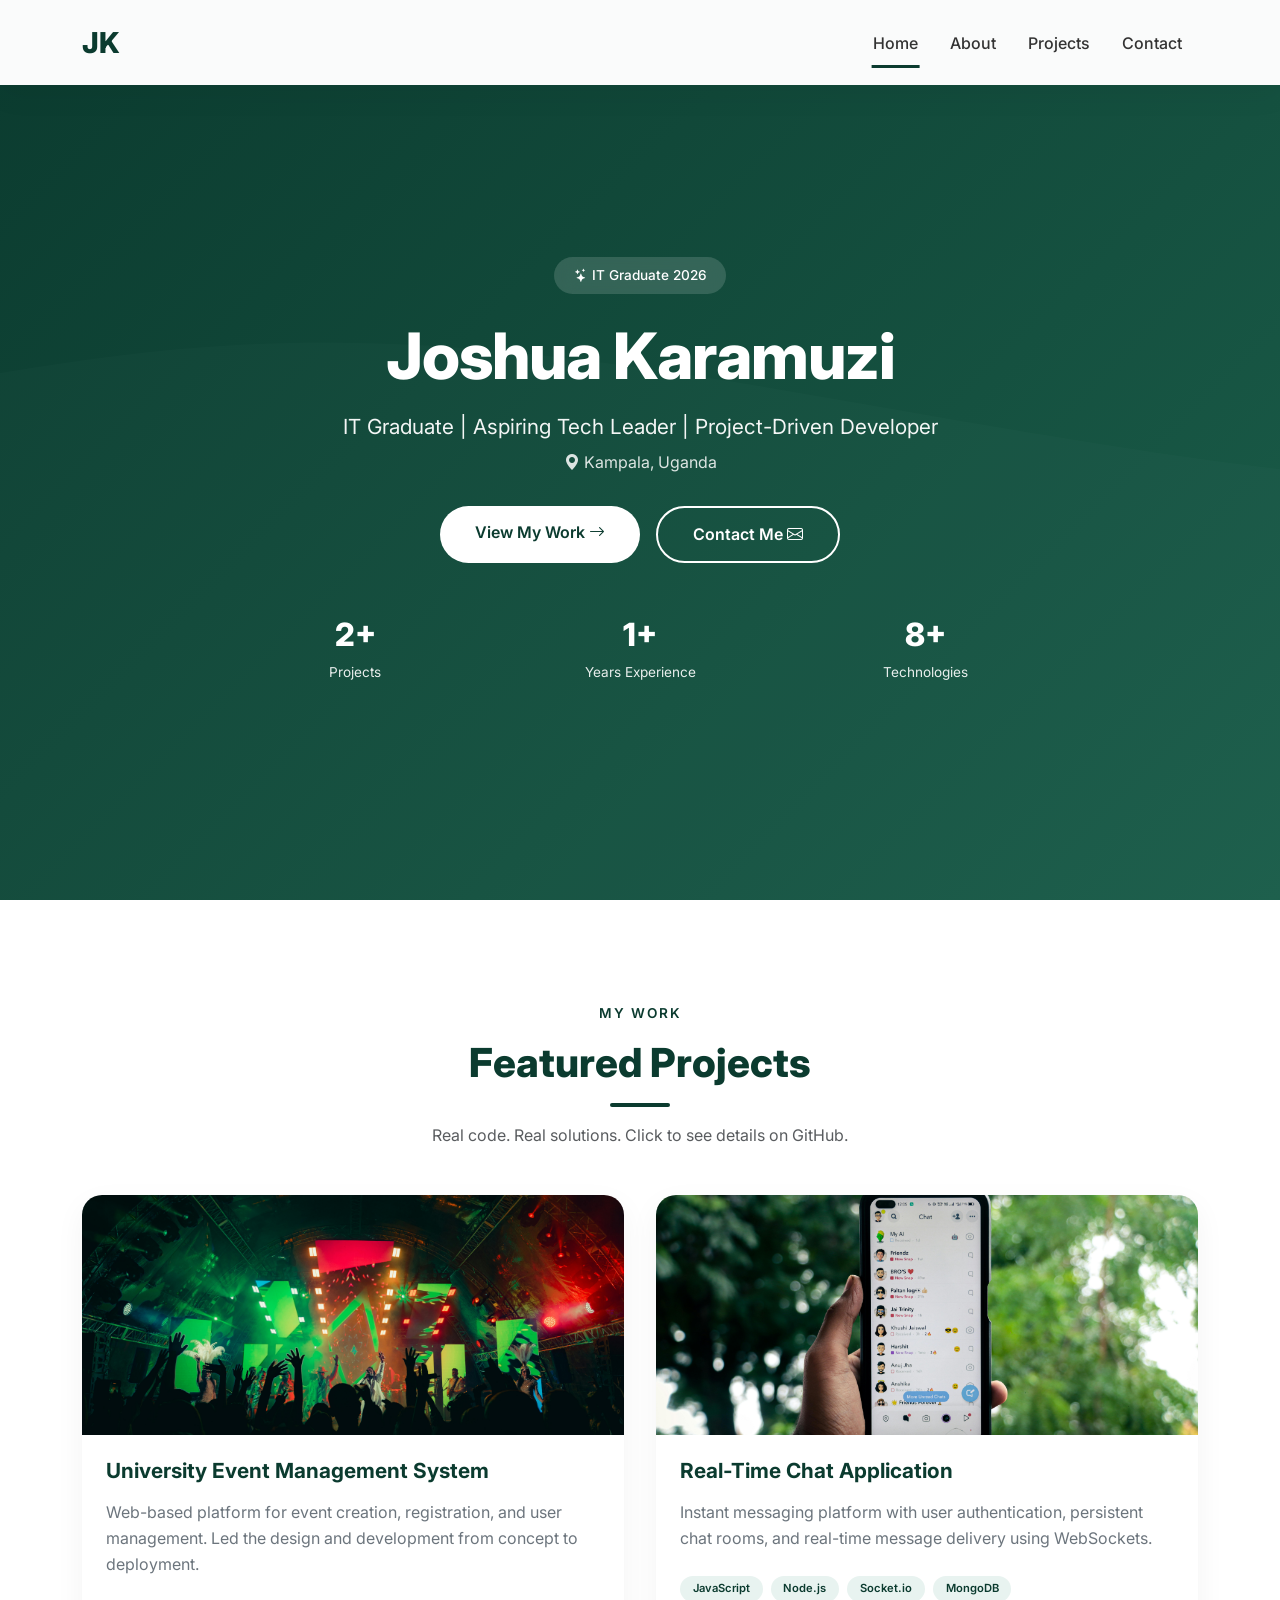
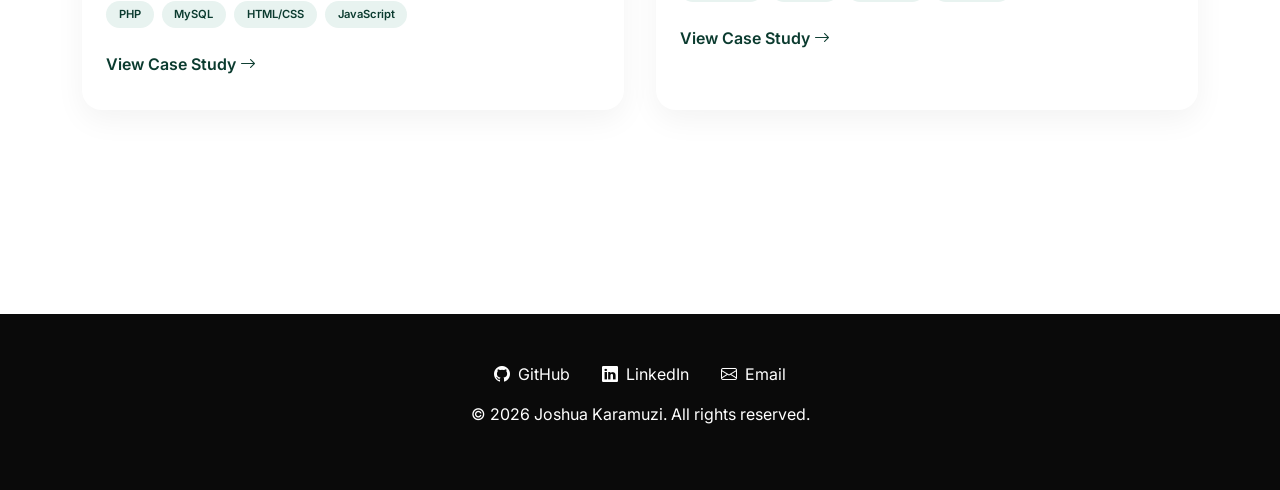
<file: index.html>
<!DOCTYPE html>
<html lang="en">
<head>
    <meta charset="UTF-8">
    <meta name="viewport" content="width=device-width, initial-scale=1.0">
    <title>Joshua Karamuzi | IT Graduate & Tech Leader</title>
    
    <!-- Bootstrap 5 CSS + Icons + Animation Libraries -->
    <link href="https://cdn.jsdelivr.net/npm/bootstrap@5.3.0/dist/css/bootstrap.min.css" rel="stylesheet">
    <link rel="stylesheet" href="https://cdn.jsdelivr.net/npm/bootstrap-icons@1.11.3/font/bootstrap-icons.min.css">
    <link href="https://unpkg.com/aos@2.3.1/dist/aos.css" rel="stylesheet">
    
    <!-- Google Fonts - Modern Typography -->
    <link href="https://fonts.googleapis.com/css2?family=Inter:opsz,wght@14..32,300;14..32,400;14..32,500;14..32,600;14..32,700;14..32,800&display=swap" rel="stylesheet">
    
    <!-- Keep original CSS files for structure compatibility -->
    <link rel="stylesheet" href="css/style.css">
    <link rel="stylesheet" href="css/responsive.css">
    <link rel="icon" href="assets/images/favicon.ico">
    
    <style>
        /* Override and enhance existing styles - Dark Green & White Theme */
        * {
            margin: 0;
            padding: 0;
            box-sizing: border-box;
        }

        body {
            font-family: 'Inter', sans-serif;
            background-color: #ffffff;
            color: #1a1a1a;
            overflow-x: hidden;
        }

        /* Dark Green Color Scheme */
        :root {
            --dark-green: #0B3B2F;
            --light-green: #1B5E4A;
            --accent-green: #2E7D64;
            --mint: #E8F3F0;
            --white: #ffffff;
            --gray-light: #f8f9fa;
            --gray: #6c757d;
            --shadow-sm: 0 10px 30px rgba(0,0,0,0.05);
            --shadow-md: 0 20px 40px rgba(0,0,0,0.08);
            --shadow-lg: 0 30px 60px rgba(0,0,0,0.12);
        }

        /* Custom Scrollbar */
        ::-webkit-scrollbar {
            width: 10px;
        }
        ::-webkit-scrollbar-track {
            background: var(--mint);
        }
        ::-webkit-scrollbar-thumb {
            background: var(--dark-green);
            border-radius: 10px;
        }

        /* Enhanced Navigation */
        .navbar {
            background: rgba(255, 255, 255, 0.98);
            backdrop-filter: blur(10px);
            box-shadow: var(--shadow-sm);
            padding: 1rem 0;
            transition: all 0.3s ease;
        }
        .navbar.scrolled {
            padding: 0.7rem 0;
            box-shadow: var(--shadow-md);
        }
        .navbar-brand {
            font-size: 1.8rem;
            font-weight: 800;
            color: var(--dark-green) !important;
            letter-spacing: -0.5px;
            transition: transform 0.3s ease;
        }
        .navbar-brand:hover {
            transform: scale(1.05);
        }
        .nav-link {
            font-weight: 500;
            color: #333 !important;
            margin: 0 0.5rem;
            transition: all 0.3s ease;
            position: relative;
        }
        .nav-link::after {
            content: '';
            position: absolute;
            bottom: -5px;
            left: 50%;
            transform: translateX(-50%);
            width: 0;
            height: 3px;
            background: var(--dark-green);
            transition: width 0.3s ease;
        }
        .nav-link:hover::after,
        .nav-link.active::after {
            width: 80%;
        }
        .nav-link:hover {
            color: var(--dark-green) !important;
            transform: translateY(-2px);
        }

        /* Premium Hero Section */
        .hero {
            min-height: 100vh;
            background: linear-gradient(135deg, var(--dark-green) 0%, var(--light-green) 100%);
            position: relative;
            overflow: hidden;
            display: flex;
            align-items: center;
            padding: 120px 0 80px;
            margin-top: 0;
        }
        .hero::before {
            content: '';
            position: absolute;
            top: 0;
            left: 0;
            right: 0;
            bottom: 0;
            background: url('data:image/svg+xml,<svg xmlns="http://www.w3.org/2000/svg" viewBox="0 0 1440 320"><path fill="rgba(255,255,255,0.05)" d="M0,96L48,112C96,128,192,160,288,160C384,160,480,128,576,122.7C672,117,768,139,864,154.7C960,171,1056,181,1152,165.3C1248,149,1344,107,1392,85.3L1440,64L1440,320L1392,320C1344,320,1248,320,1152,320C1056,320,960,320,864,320C768,320,672,320,576,320C480,320,384,320,288,320C192,320,96,320,48,320L0,320Z"></path></svg>') no-repeat bottom;
            background-size: cover;
            opacity: 0.3;
        }
        .hero-content {
            position: relative;
            z-index: 2;
        }
        .hero-badge {
            display: inline-block;
            background: rgba(255,255,255,0.15);
            backdrop-filter: blur(10px);
            padding: 0.5rem 1.2rem;
            border-radius: 50px;
            font-size: 0.85rem;
            font-weight: 500;
            color: white;
            margin-bottom: 1.5rem;
            animation: fadeInUp 0.8s ease;
        }
        .hero h1 {
            font-size: 4rem;
            font-weight: 800;
            color: white;
            margin-bottom: 1rem;
            animation: fadeInUp 0.8s ease 0.1s both;
            letter-spacing: -1px;
        }
        .hero .tagline {
            font-size: 1.3rem;
            color: rgba(255,255,255,0.95);
            margin-bottom: 0.5rem;
            animation: fadeInUp 0.8s ease 0.2s both;
        }
        .hero .location {
            font-size: 1rem;
            color: rgba(255,255,255,0.85);
            margin-bottom: 2rem;
            animation: fadeInUp 0.8s ease 0.3s both;
        }
        .btn-custom-primary {
            background: white;
            color: var(--dark-green);
            border: none;
            padding: 0.9rem 2.2rem;
            font-weight: 600;
            border-radius: 50px;
            transition: all 0.3s ease;
            animation: fadeInUp 0.8s ease 0.4s both;
        }
        .btn-custom-primary:hover {
            transform: translateY(-3px);
            box-shadow: 0 15px 30px rgba(0,0,0,0.2);
            background: white;
            color: var(--light-green);
        }
        .btn-custom-outline {
            border: 2px solid white;
            color: white;
            background: transparent;
            padding: 0.9rem 2.2rem;
            font-weight: 600;
            border-radius: 50px;
            transition: all 0.3s ease;
            animation: fadeInUp 0.8s ease 0.4s both;
        }
        .btn-custom-outline:hover {
            background: white;
            color: var(--dark-green);
            transform: translateY(-3px);
        }
        .hero-stats {
            margin-top: 3rem;
            animation: fadeInUp 0.8s ease 0.5s both;
        }
        .stat-item {
            color: white;
            text-align: center;
        }
        .stat-number {
            font-size: 2rem;
            font-weight: 800;
            display: block;
        }
        .stat-label {
            font-size: 0.85rem;
            opacity: 0.9;
        }

        /* Section Styles */
        .projects {
            padding: 100px 0;
            background: white;
        }
        .section-header {
            text-align: center;
            margin-bottom: 3rem;
        }
        .section-subtitle {
            color: var(--dark-green);
            font-weight: 600;
            text-transform: uppercase;
            letter-spacing: 2px;
            font-size: 0.85rem;
            margin-bottom: 1rem;
            display: inline-block;
        }
        .projects h2 {
            font-size: 2.5rem;
            font-weight: 800;
            color: var(--dark-green);
            margin-bottom: 1rem;
        }
        .section-divider {
            width: 60px;
            height: 4px;
            background: var(--dark-green);
            margin: 1rem auto 0;
            border-radius: 2px;
        }

        /* Modern Project Cards */
        .project-grid {
            display: grid;
            grid-template-columns: repeat(auto-fit, minmax(350px, 1fr));
            gap: 2rem;
            margin-top: 2rem;
        }
        .project-card {
            background: white;
            border-radius: 20px;
            overflow: hidden;
            box-shadow: var(--shadow-sm);
            transition: all 0.4s ease;
            height: 100%;
        }
        .project-card:hover {
            transform: translateY(-10px);
            box-shadow: var(--shadow-lg);
        }
        .project-card img {
            width: 100%;
            height: 240px;
            object-fit: cover;
            transition: transform 0.5s ease;
        }
        .project-card:hover img {
            transform: scale(1.05);
        }
        .project-card h3 {
            padding: 1.5rem 1.5rem 0.5rem;
            font-size: 1.3rem;
            font-weight: 700;
            color: var(--dark-green);
        }
        .project-card p {
            padding: 0 1.5rem;
            color: var(--gray);
            line-height: 1.6;
        }
        .tech-stack {
            padding: 0.5rem 1.5rem;
            display: flex;
            flex-wrap: wrap;
            gap: 0.5rem;
        }
        .tech-stack span {
            background: var(--mint);
            padding: 0.3rem 0.8rem;
            border-radius: 20px;
            font-size: 0.7rem;
            font-weight: 600;
            color: var(--dark-green);
        }
        .btn-project {
            display: inline-block;
            margin: 0.5rem 1.5rem 1.5rem;
            padding: 0.5rem 0;
            color: var(--dark-green);
            text-decoration: none;
            font-weight: 600;
            transition: all 0.3s ease;
            border-bottom: 2px solid transparent;
        }
        .btn-project:hover {
            border-bottom-color: var(--dark-green);
            transform: translateX(5px);
        }

        /* Footer */
        footer {
            background: #0a0a0a;
            color: white;
            text-align: center;
            padding: 3rem 0;
        }
        .social-links {
            display: flex;
            justify-content: center;
            gap: 2rem;
            margin-bottom: 1rem;
        }
        .social-links a {
            color: white;
            text-decoration: none;
            transition: all 0.3s ease;
            display: inline-flex;
            align-items: center;
            gap: 0.5rem;
        }
        .social-links a:hover {
            color: var(--accent-green);
            transform: translateY(-3px);
        }

        /* Animations */
        @keyframes fadeInUp {
            from {
                opacity: 0;
                transform: translateY(30px);
            }
            to {
                opacity: 1;
                transform: translateY(0);
            }
        }

        /* Responsive */
        @media (max-width: 768px) {
            .hero h1 {
                font-size: 2.5rem;
            }
            .hero .tagline {
                font-size: 1rem;
            }
            .projects h2 {
                font-size: 2rem;
            }
            .project-grid {
                grid-template-columns: 1fr;
            }
            .stat-number {
                font-size: 1.5rem;
            }
            .btn-custom-primary, .btn-custom-outline {
                padding: 0.7rem 1.5rem;
                font-size: 0.9rem;
            }
        }
    </style>
</head>
<body>

    <!-- Modern Bootstrap Navigation -->
    <nav class="navbar navbar-expand-lg fixed-top" id="navbar">
        <div class="container">
            <a class="navbar-brand" href="index.html">JK</a>
            <button class="navbar-toggler" type="button" data-bs-toggle="collapse" data-bs-target="#navbarNav" aria-controls="navbarNav" aria-expanded="false" aria-label="Toggle navigation">
                <span class="navbar-toggler-icon"></span>
            </button>
            <div class="collapse navbar-collapse" id="navbarNav">
                <ul class="navbar-nav ms-auto">
                    <li class="nav-item"><a class="nav-link active" href="index.html">Home</a></li>
                    <li class="nav-item"><a class="nav-link" href="about.html">About</a></li>
                    <li class="nav-item"><a class="nav-link" href="#projects">Projects</a></li>
                    <li class="nav-item"><a class="nav-link" href="contact.html">Contact</a></li>
                </ul>
            </div>
        </div>
    </nav>

    <!-- Premium Hero Section -->
    <header class="hero">
        <div class="container">
            <div class="hero-content text-center">
                <div class="hero-badge">
                    <i class="bi bi-stars"></i> IT Graduate 2026
                </div>
                <h1>Joshua Karamuzi</h1>
                <div class="tagline">IT Graduate | Aspiring Tech Leader | Project-Driven Developer</div>
                <div class="location">
                    <i class="bi bi-geo-alt-fill"></i> Kampala, Uganda
                </div>
                <div class="d-flex gap-3 justify-content-center flex-wrap">
                    <a href="#projects" class="btn btn-custom-primary">View My Work <i class="bi bi-arrow-right"></i></a>
                    <a href="contact.html" class="btn btn-custom-outline">Contact Me <i class="bi bi-envelope"></i></a>
                </div>
                <div class="hero-stats">
                    <div class="row justify-content-center g-4">
                        <div class="col-4 col-md-3">
                            <div class="stat-item">
                                <span class="stat-number">2+</span>
                                <span class="stat-label">Projects</span>
                            </div>
                        </div>
                        <div class="col-4 col-md-3">
                            <div class="stat-item">
                                <span class="stat-number">1+</span>
                                <span class="stat-label">Years Experience</span>
                            </div>
                        </div>
                        <div class="col-4 col-md-3">
                            <div class="stat-item">
                                <span class="stat-number">8+</span>
                                <span class="stat-label">Technologies</span>
                            </div>
                        </div>
                    </div>
                </div>
            </div>
        </div>
    </header>

    <!-- Enhanced Projects Section -->
    <section id="projects" class="projects">
        <div class="container">
            <div class="section-header" data-aos="fade-up">
                <span class="section-subtitle">My Work</span>
                <h2>Featured Projects</h2>
                <div class="section-divider"></div>
                <p class="text-muted mt-3">Real code. Real solutions. Click to see details on GitHub.</p>
            </div>
            
            <div class="project-grid">
                <!-- Project 1 -->
                <div class="project-card" data-aos="fade-up" data-aos-delay="100">
                    <img src="assets/images/project1.jpg" alt="Event Management System">
                    <h3>University Event Management System</h3>
                    <p>Web-based platform for event creation, registration, and user management. Led the design and development from concept to deployment.</p>
                    <div class="tech-stack">
                        <span>PHP</span>
                        <span>MySQL</span>
                        <span>HTML/CSS</span>
                        <span>JavaScript</span>
                    </div>
                    <a href="projects/event-management.html" class="btn-project">View Case Study <i class="bi bi-arrow-right"></i></a>
                </div>

                <!-- Project 2 -->
                <div class="project-card" data-aos="fade-up" data-aos-delay="200">
                    <img src="assets/images/project2.jpg" alt="Chat App">
                    <h3>Real-Time Chat Application</h3>
                    <p>Instant messaging platform with user authentication, persistent chat rooms, and real-time message delivery using WebSockets.</p>
                    <div class="tech-stack">
                        <span>JavaScript</span>
                        <span>Node.js</span>
                        <span>Socket.io</span>
                        <span>MongoDB</span>
                    </div>
                    <a href="projects/chat-app.html" class="btn-project">View Case Study <i class="bi bi-arrow-right"></i></a>
                </div>
            </div>
            
            <div class="text-center mt-5" data-aos="fade-up">
                <a href="https://github.com/joshuaka12" target="_blank" class="btn btn-custom-outline" style="border-color: var(--dark-green); color: var(--dark-green);">
                    <i class="bi bi-github"></i> View All Projects on GitHub
                </a>
            </div>
        </div>
    </section>

    <!-- Enhanced Footer -->
    <footer>
        <div class="container">
            <div class="social-links">
                <a href="https://github.com/joshuaka12" target="_blank"><i class="bi bi-github"></i> GitHub</a>
                <a href="https://linkedin.com/in/joshuakaramuzi" target="_blank"><i class="bi bi-linkedin"></i> LinkedIn</a>
                <a href="mailto:karamuzijoshua@gmail.com"><i class="bi bi-envelope"></i> Email</a>
            </div>
            <p>&copy; 2026 Joshua Karamuzi. All rights reserved.</p>
        </div>
    </footer>

    <!-- Scripts -->
    <script src="https://cdn.jsdelivr.net/npm/bootstrap@5.3.0/dist/js/bootstrap.bundle.min.js"></script>
    <script src="https://unpkg.com/aos@2.3.1/dist/aos.js"></script>
    <script src="js/main.js"></script>
    <script>
        // Initialize AOS animations
        AOS.init({
            duration: 800,
            once: true,
            offset: 100
        });

        // Navbar scroll effect
        window.addEventListener('scroll', function() {
            const navbar = document.getElementById('navbar');
            if (window.scrollY > 50) {
                navbar.classList.add('scrolled');
            } else {
                navbar.classList.remove('scrolled');
            }
        });
    </script>
</body>
</html>
</file>
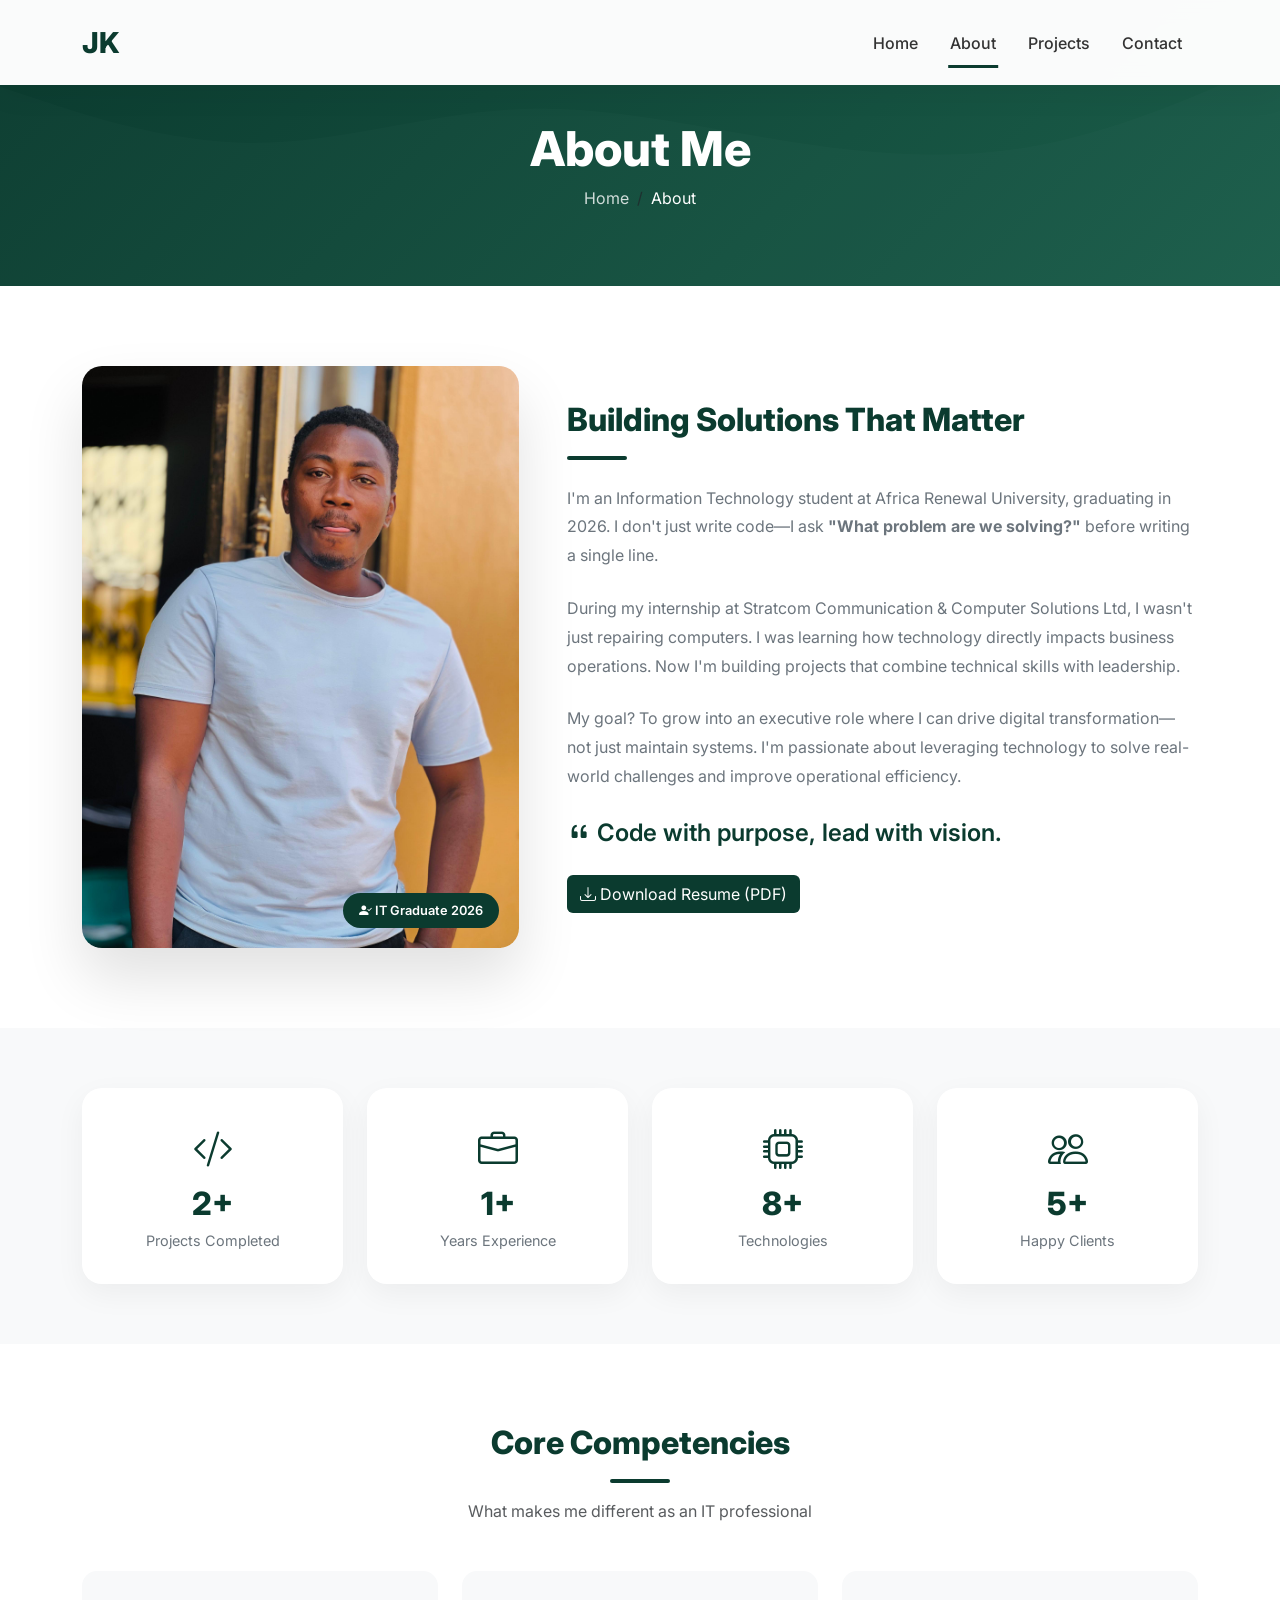
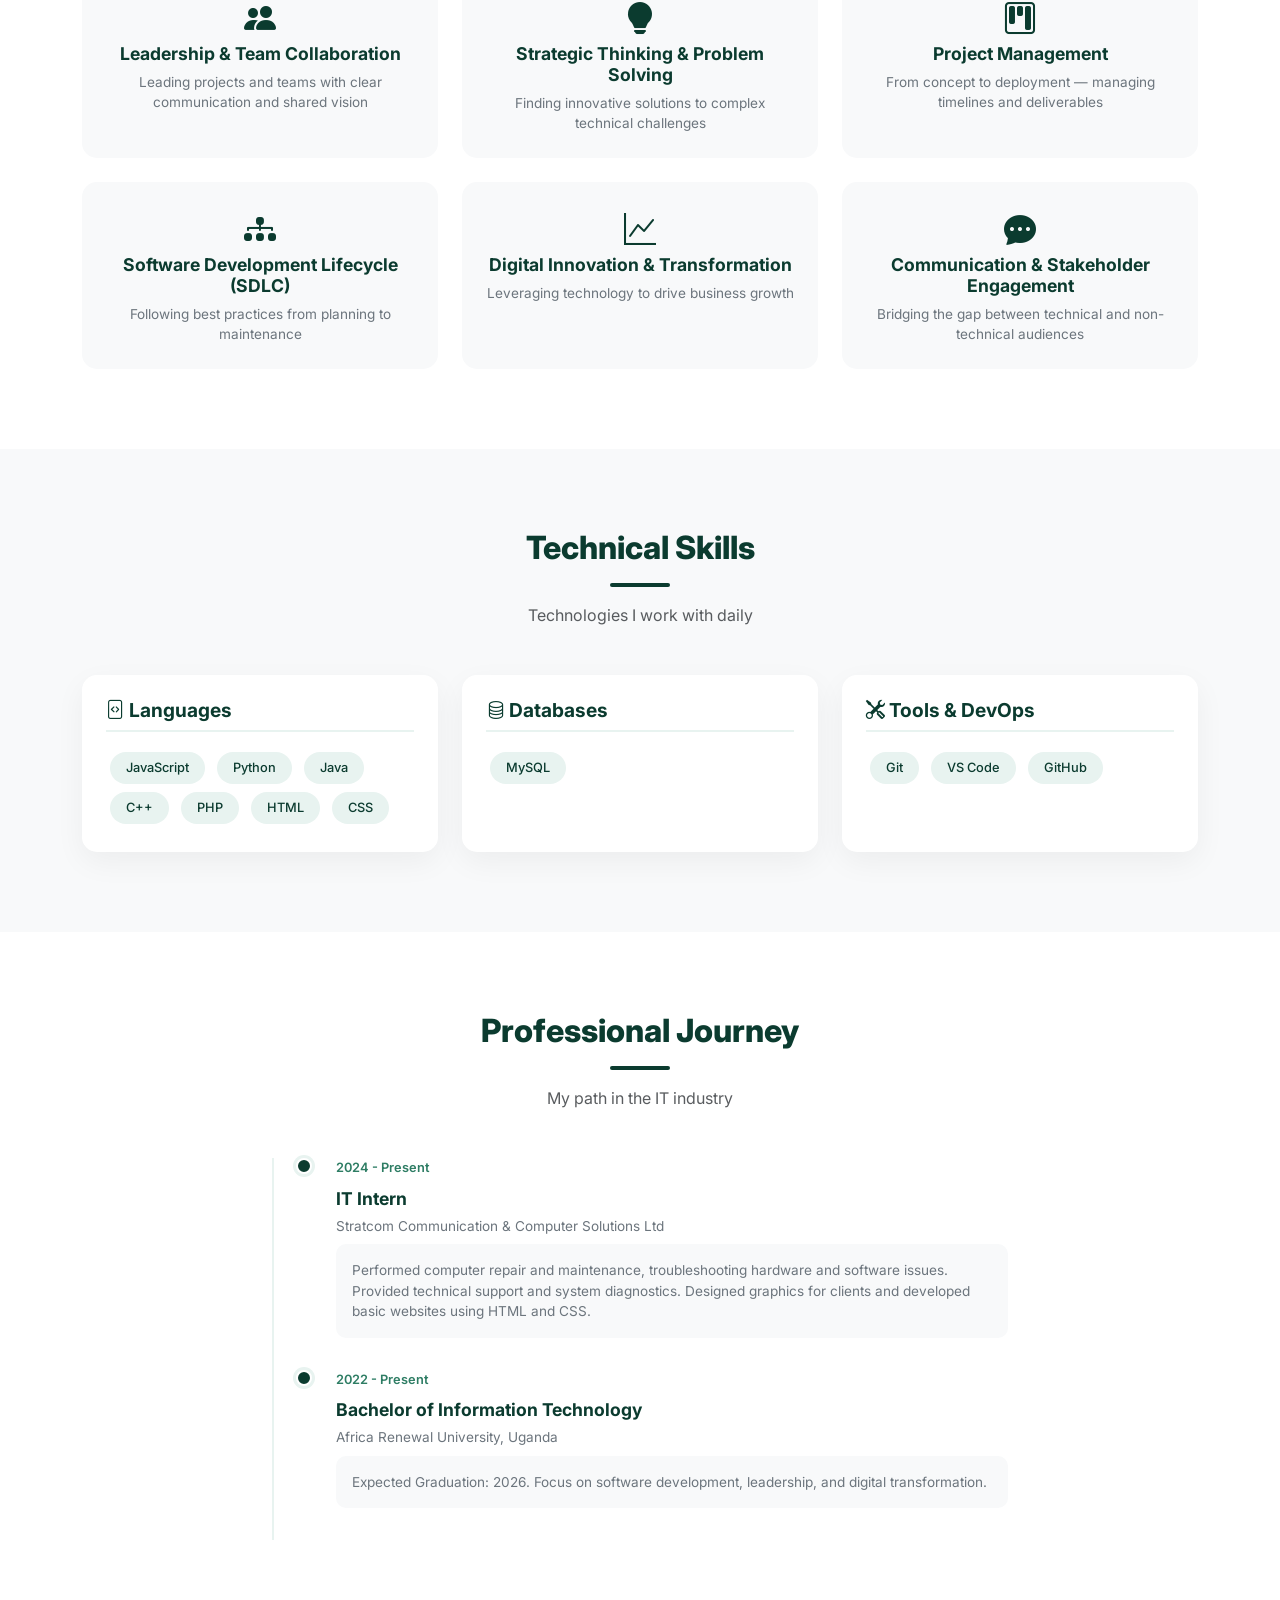
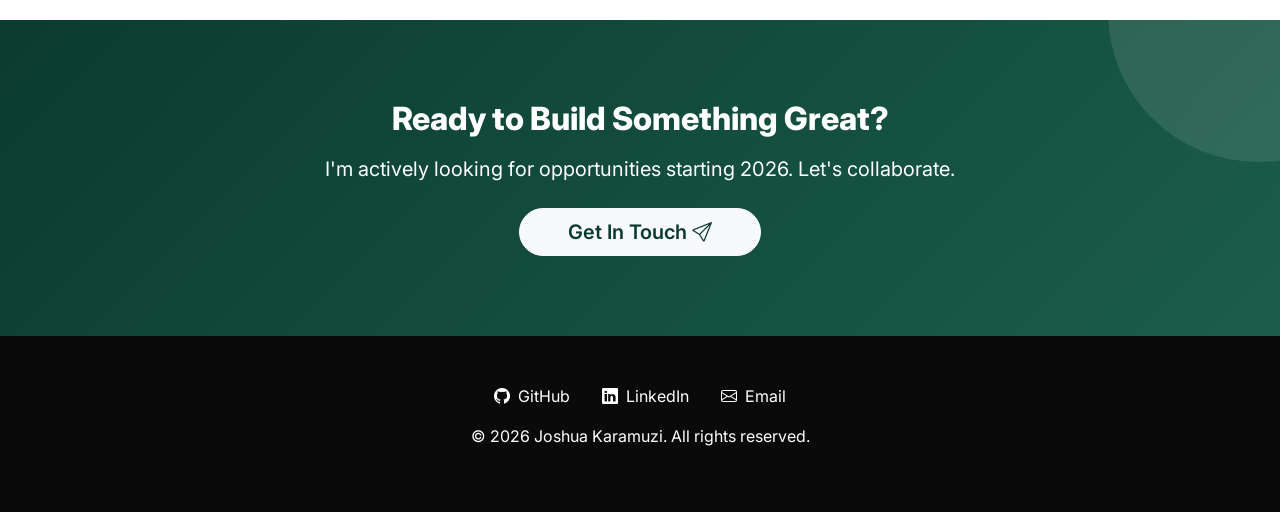
<file: about.html>
<!DOCTYPE html>
<html lang="en">
<head>
    <meta charset="UTF-8">
    <meta name="viewport" content="width=device-width, initial-scale=1.0">
    <title>About Me | Joshua Karamuzi - IT Graduate & Tech Leader</title>
    
    <!-- Bootstrap 5 CSS + Icons + Animation Libraries -->
    <link href="https://cdn.jsdelivr.net/npm/bootstrap@5.3.0/dist/css/bootstrap.min.css" rel="stylesheet">
    <link rel="stylesheet" href="https://cdn.jsdelivr.net/npm/bootstrap-icons@1.11.3/font/bootstrap-icons.min.css">
    <link href="https://unpkg.com/aos@2.3.1/dist/aos.css" rel="stylesheet">
    
    <!-- Google Fonts -->
    <link href="https://fonts.googleapis.com/css2?family=Inter:opsz,wght@14..32,300;14..32,400;14..32,500;14..32,600;14..32,700;14..32,800&display=swap" rel="stylesheet">
    
    <!-- Keep original CSS files for structure compatibility -->
    <link rel="stylesheet" href="css/style.css">
    <link rel="stylesheet" href="css/responsive.css">
    <link rel="icon" href="assets/images/favicon.ico">
    
    <style>
        /* Dark Green & White Theme - Consistent with Homepage */
        * {
            margin: 0;
            padding: 0;
            box-sizing: border-box;
        }

        body {
            font-family: 'Inter', sans-serif;
            background-color: #ffffff;
            color: #1a1a1a;
            overflow-x: hidden;
        }

        /* Dark Green Color Scheme */
        :root {
            --dark-green: #0B3B2F;
            --light-green: #1B5E4A;
            --accent-green: #2E7D64;
            --mint: #E8F3F0;
            --white: #ffffff;
            --gray-light: #f8f9fa;
            --gray: #6c757d;
            --shadow-sm: 0 10px 30px rgba(0,0,0,0.05);
            --shadow-md: 0 20px 40px rgba(0,0,0,0.08);
            --shadow-lg: 0 30px 60px rgba(0,0,0,0.12);
        }

        /* Custom Scrollbar */
        ::-webkit-scrollbar {
            width: 10px;
        }
        ::-webkit-scrollbar-track {
            background: var(--mint);
        }
        ::-webkit-scrollbar-thumb {
            background: var(--dark-green);
            border-radius: 10px;
        }

        /* Navigation - Same as Homepage */
        .navbar {
            background: rgba(255, 255, 255, 0.98);
            backdrop-filter: blur(10px);
            box-shadow: var(--shadow-sm);
            padding: 1rem 0;
            transition: all 0.3s ease;
        }
        .navbar.scrolled {
            padding: 0.7rem 0;
            box-shadow: var(--shadow-md);
        }
        .navbar-brand {
            font-size: 1.8rem;
            font-weight: 800;
            color: var(--dark-green) !important;
            letter-spacing: -0.5px;
            transition: transform 0.3s ease;
        }
        .navbar-brand:hover {
            transform: scale(1.05);
        }
        .nav-link {
            font-weight: 500;
            color: #333 !important;
            margin: 0 0.5rem;
            transition: all 0.3s ease;
            position: relative;
        }
        .nav-link::after {
            content: '';
            position: absolute;
            bottom: -5px;
            left: 50%;
            transform: translateX(-50%);
            width: 0;
            height: 3px;
            background: var(--dark-green);
            transition: width 0.3s ease;
        }
        .nav-link:hover::after,
        .nav-link.active::after {
            width: 80%;
        }
        .nav-link:hover {
            color: var(--dark-green) !important;
            transform: translateY(-2px);
        }

        /* Page Header */
        .page-header {
            background: linear-gradient(135deg, var(--dark-green) 0%, var(--light-green) 100%);
            padding: 120px 0 60px;
            position: relative;
            overflow: hidden;
        }
        .page-header::before {
            content: '';
            position: absolute;
            top: 0;
            left: 0;
            right: 0;
            bottom: 0;
            background: url('data:image/svg+xml,<svg xmlns="http://www.w3.org/2000/svg" viewBox="0 0 1440 320"><path fill="rgba(255,255,255,0.05)" d="M0,96L48,112C96,128,192,160,288,160C384,160,480,128,576,122.7C672,117,768,139,864,154.7C960,171,1056,181,1152,165.3C1248,149,1344,107,1392,85.3L1440,64L1440,320L1392,320C1344,320,1248,320,1152,320C1056,320,960,320,864,320C768,320,672,320,576,320C480,320,384,320,288,320C192,320,96,320,48,320L0,320Z"></path></svg>') no-repeat bottom;
            background-size: cover;
            opacity: 0.3;
        }
        .page-header h1 {
            font-size: 3rem;
            font-weight: 800;
            color: white;
            position: relative;
            z-index: 2;
        }
        .breadcrumb {
            background: transparent;
            padding: 0;
            position: relative;
            z-index: 2;
        }
        .breadcrumb-item a {
            color: rgba(255,255,255,0.8);
            text-decoration: none;
            transition: color 0.3s ease;
        }
        .breadcrumb-item a:hover {
            color: white;
        }
        .breadcrumb-item.active {
            color: white;
        }

        /* About Section */
        .about-section {
            padding: 80px 0;
            background: white;
        }
        .about-image-wrapper {
            position: relative;
            border-radius: 20px;
            overflow: hidden;
            box-shadow: var(--shadow-lg);
            transition: transform 0.5s ease;
        }
        .about-image-wrapper:hover {
            transform: scale(1.02);
        }
        .about-image-wrapper img {
            width: 100%;
            height: auto;
        }
        .about-badge {
            position: absolute;
            bottom: 20px;
            right: 20px;
            background: var(--dark-green);
            color: white;
            padding: 0.5rem 1rem;
            border-radius: 50px;
            font-size: 0.8rem;
            font-weight: 600;
        }
        .section-title {
            font-size: 2rem;
            font-weight: 800;
            color: var(--dark-green);
            margin-bottom: 1rem;
        }
        .section-divider {
            width: 60px;
            height: 4px;
            background: var(--dark-green);
            margin: 1rem 0 1.5rem;
            border-radius: 2px;
        }
        .about-text {
            color: var(--gray);
            line-height: 1.8;
            margin-bottom: 1.5rem;
        }
        .signature {
            font-family: 'Inter', cursive;
            font-size: 1.5rem;
            font-weight: 600;
            color: var(--dark-green);
            margin-top: 1rem;
        }

        /* Stats Section */
        .stats-section {
            padding: 60px 0;
            background: var(--gray-light);
        }
        .stat-box {
            text-align: center;
            padding: 2rem;
            background: white;
            border-radius: 20px;
            box-shadow: var(--shadow-sm);
            transition: all 0.3s ease;
        }
        .stat-box:hover {
            transform: translateY(-10px);
            box-shadow: var(--shadow-lg);
        }
        .stat-box i {
            font-size: 2.5rem;
            color: var(--dark-green);
            margin-bottom: 1rem;
        }
        .stat-box .number {
            font-size: 2rem;
            font-weight: 800;
            color: var(--dark-green);
            display: block;
        }
        .stat-box .label {
            color: var(--gray);
            font-size: 0.9rem;
        }

        /* Competencies Section */
        .competencies-section {
            padding: 80px 0;
            background: white;
        }
        .competency-card {
            background: var(--gray-light);
            padding: 1.5rem;
            border-radius: 15px;
            transition: all 0.3s ease;
            height: 100%;
        }
        .competency-card:hover {
            transform: translateY(-5px);
            box-shadow: var(--shadow-md);
            background: white;
        }
        .competency-card i {
            font-size: 2rem;
            color: var(--dark-green);
            margin-bottom: 1rem;
        }
        .competency-card h4 {
            font-size: 1.1rem;
            font-weight: 700;
            color: var(--dark-green);
            margin-bottom: 0.5rem;
        }
        .competency-card p {
            color: var(--gray);
            font-size: 0.85rem;
            margin: 0;
        }

        /* Skills Section */
        .skills-section {
            padding: 80px 0;
            background: var(--gray-light);
        }
        .skill-category {
            background: white;
            padding: 1.5rem;
            border-radius: 15px;
            box-shadow: var(--shadow-sm);
            height: 100%;
            transition: all 0.3s ease;
        }
        .skill-category:hover {
            transform: translateY(-5px);
            box-shadow: var(--shadow-md);
        }
        .skill-category h3 {
            font-size: 1.2rem;
            font-weight: 700;
            color: var(--dark-green);
            margin-bottom: 1rem;
            padding-bottom: 0.5rem;
            border-bottom: 2px solid var(--mint);
        }
        .skill-tag {
            display: inline-block;
            background: var(--mint);
            padding: 0.4rem 1rem;
            border-radius: 20px;
            font-size: 0.8rem;
            font-weight: 500;
            color: var(--dark-green);
            margin: 0.25rem;
            transition: all 0.3s ease;
        }
        .skill-tag:hover {
            transform: translateY(-3px);
            background: var(--dark-green);
            color: white;
        }

        /* Experience Timeline */
        .experience-section {
            padding: 80px 0;
            background: white;
        }
        .timeline {
            position: relative;
            padding-left: 2rem;
        }
        .timeline::before {
            content: '';
            position: absolute;
            left: 0;
            top: 0;
            bottom: 0;
            width: 2px;
            background: var(--mint);
        }
        .timeline-item {
            position: relative;
            padding-bottom: 2rem;
            padding-left: 2rem;
        }
        .timeline-item::before {
            content: '';
            position: absolute;
            left: -0.5rem;
            top: 0;
            width: 1rem;
            height: 1rem;
            border-radius: 50%;
            background: var(--dark-green);
            border: 2px solid white;
            box-shadow: 0 0 0 3px var(--mint);
        }
        .timeline-date {
            font-size: 0.8rem;
            color: var(--accent-green);
            font-weight: 600;
            margin-bottom: 0.5rem;
        }
        .timeline-title {
            font-size: 1.1rem;
            font-weight: 700;
            color: var(--dark-green);
            margin-bottom: 0.25rem;
        }
        .timeline-subtitle {
            color: var(--gray);
            font-size: 0.85rem;
            margin-bottom: 0.5rem;
        }
        .timeline-content {
            background: var(--gray-light);
            padding: 1rem;
            border-radius: 10px;
        }
        .timeline-content p {
            color: var(--gray);
            font-size: 0.85rem;
            margin: 0;
        }

        /* CTA Section */
        .cta-section {
            padding: 80px 0;
            background: linear-gradient(135deg, var(--dark-green) 0%, var(--light-green) 100%);
            color: white;
            text-align: center;
            position: relative;
            overflow: hidden;
        }
        .cta-section::before {
            content: '';
            position: absolute;
            top: -50%;
            right: -10%;
            width: 300px;
            height: 300px;
            background: rgba(255,255,255,0.1);
            border-radius: 50%;
        }
        .cta-content {
            position: relative;
            z-index: 2;
        }
        .cta-title {
            font-size: 2rem;
            font-weight: 800;
            margin-bottom: 1rem;
        }

        /* Footer */
        footer {
            background: #0a0a0a;
            color: white;
            text-align: center;
            padding: 3rem 0;
        }
        .social-links {
            display: flex;
            justify-content: center;
            gap: 2rem;
            margin-bottom: 1rem;
        }
        .social-links a {
            color: white;
            text-decoration: none;
            transition: all 0.3s ease;
            display: inline-flex;
            align-items: center;
            gap: 0.5rem;
        }
        .social-links a:hover {
            color: var(--accent-green);
            transform: translateY(-3px);
        }

        /* Responsive */
        @media (max-width: 768px) {
            .page-header h1 {
                font-size: 2rem;
            }
            .section-title {
                font-size: 1.5rem;
            }
            .stat-box {
                margin-bottom: 1rem;
            }
            .timeline {
                padding-left: 1rem;
            }
            .timeline-item {
                padding-left: 1rem;
            }
        }
    </style>
</head>
<body>

    <!-- Navigation -->
    <nav class="navbar navbar-expand-lg fixed-top" id="navbar">
        <div class="container">
            <a class="navbar-brand" href="index.html">JK</a>
            <button class="navbar-toggler" type="button" data-bs-toggle="collapse" data-bs-target="#navbarNav">
                <span class="navbar-toggler-icon"></span>
            </button>
            <div class="collapse navbar-collapse" id="navbarNav">
                <ul class="navbar-nav ms-auto">
                    <li class="nav-item"><a class="nav-link" href="index.html">Home</a></li>
                    <li class="nav-item"><a class="nav-link active" href="about.html">About</a></li>
                    <li class="nav-item"><a class="nav-link" href="index.html#projects">Projects</a></li>
                    <li class="nav-item"><a class="nav-link" href="contact.html">Contact</a></li>
                </ul>
            </div>
        </div>
    </nav>

    <!-- Page Header -->
    <section class="page-header">
        <div class="container">
            <div class="text-center" data-aos="fade-up">
                <h1>About Me</h1>
                <nav aria-label="breadcrumb">
                    <ol class="breadcrumb justify-content-center">
                        <li class="breadcrumb-item"><a href="index.html">Home</a></li>
                        <li class="breadcrumb-item active" aria-current="page">About</li>
                    </ol>
                </nav>
            </div>
        </div>
    </section>

    <!-- About Section -->
    <section class="about-section">
        <div class="container">
            <div class="row align-items-center g-5">
                <div class="col-lg-5" data-aos="fade-right">
                    <div class="about-image-wrapper">
                        <img src="assets/images/profile.jpg" alt="Joshua Karamuzi">
                        <div class="about-badge">
                            <i class="bi bi-person-check-fill"></i> IT Graduate 2026
                        </div>
                    </div>
                </div>
                <div class="col-lg-7" data-aos="fade-left">
                    <h2 class="section-title">Building Solutions That Matter</h2>
                    <div class="section-divider"></div>
                    <p class="about-text">I'm an Information Technology student at Africa Renewal University, graduating in 2026. I don't just write code—I ask <strong>"What problem are we solving?"</strong> before writing a single line.</p>
                    <p class="about-text">During my internship at Stratcom Communication & Computer Solutions Ltd, I wasn't just repairing computers. I was learning how technology directly impacts business operations. Now I'm building projects that combine technical skills with leadership.</p>
                    <p class="about-text">My goal? To grow into an executive role where I can drive digital transformation—not just maintain systems. I'm passionate about leveraging technology to solve real-world challenges and improve operational efficiency.</p>
                    <div class="signature">
                        <i class="bi bi-quote"></i> Code with purpose, lead with vision.
                    </div>
                    <div class="mt-4">
                        <a href="assets/resume/Joshua_Karamuzi_Resume.pdf" download class="btn btn-custom-primary" style="background: var(--dark-green); color: white;">
                            <i class="bi bi-download"></i> Download Resume (PDF)
                        </a>
                    </div>
                </div>
            </div>
        </div>
    </section>

    <!-- Stats Section -->
    <section class="stats-section">
        <div class="container">
            <div class="row g-4">
                <div class="col-md-3 col-6" data-aos="fade-up" data-aos-delay="100">
                    <div class="stat-box">
                        <i class="bi bi-code-slash"></i>
                        <span class="number">2+</span>
                        <span class="label">Projects Completed</span>
                    </div>
                </div>
                <div class="col-md-3 col-6" data-aos="fade-up" data-aos-delay="200">
                    <div class="stat-box">
                        <i class="bi bi-briefcase"></i>
                        <span class="number">1+</span>
                        <span class="label">Years Experience</span>
                    </div>
                </div>
                <div class="col-md-3 col-6" data-aos="fade-up" data-aos-delay="300">
                    <div class="stat-box">
                        <i class="bi bi-cpu"></i>
                        <span class="number">8+</span>
                        <span class="label">Technologies</span>
                    </div>
                </div>
                <div class="col-md-3 col-6" data-aos="fade-up" data-aos-delay="400">
                    <div class="stat-box">
                        <i class="bi bi-people"></i>
                        <span class="number">5+</span>
                        <span class="label">Happy Clients</span>
                    </div>
                </div>
            </div>
        </div>
    </section>

    <!-- Core Competencies -->
    <section class="competencies-section">
        <div class="container">
            <div class="text-center" data-aos="fade-up">
                <h2 class="section-title">Core Competencies</h2>
                <div class="section-divider" style="margin: 1rem auto;"></div>
                <p class="text-muted mb-5">What makes me different as an IT professional</p>
            </div>
            <div class="row g-4">
                <div class="col-md-4" data-aos="fade-up" data-aos-delay="100">
                    <div class="competency-card text-center">
                        <i class="bi bi-people-fill"></i>
                        <h4>Leadership & Team Collaboration</h4>
                        <p>Leading projects and teams with clear communication and shared vision</p>
                    </div>
                </div>
                <div class="col-md-4" data-aos="fade-up" data-aos-delay="200">
                    <div class="competency-card text-center">
                        <i class="bi bi-lightbulb-fill"></i>
                        <h4>Strategic Thinking & Problem Solving</h4>
                        <p>Finding innovative solutions to complex technical challenges</p>
                    </div>
                </div>
                <div class="col-md-4" data-aos="fade-up" data-aos-delay="300">
                    <div class="competency-card text-center">
                        <i class="bi bi-kanban"></i>
                        <h4>Project Management</h4>
                        <p>From concept to deployment — managing timelines and deliverables</p>
                    </div>
                </div>
                <div class="col-md-4" data-aos="fade-up" data-aos-delay="400">
                    <div class="competency-card text-center">
                        <i class="bi bi-diagram-3-fill"></i>
                        <h4>Software Development Lifecycle (SDLC)</h4>
                        <p>Following best practices from planning to maintenance</p>
                    </div>
                </div>
                <div class="col-md-4" data-aos="fade-up" data-aos-delay="500">
                    <div class="competency-card text-center">
                        <i class="bi bi-graph-up"></i>
                        <h4>Digital Innovation & Transformation</h4>
                        <p>Leveraging technology to drive business growth</p>
                    </div>
                </div>
                <div class="col-md-4" data-aos="fade-up" data-aos-delay="600">
                    <div class="competency-card text-center">
                        <i class="bi bi-chat-dots-fill"></i>
                        <h4>Communication & Stakeholder Engagement</h4>
                        <p>Bridging the gap between technical and non-technical audiences</p>
                    </div>
                </div>
            </div>
        </div>
    </section>

    <!-- Technical Skills -->
    <section class="skills-section">
        <div class="container">
            <div class="text-center" data-aos="fade-up">
                <h2 class="section-title">Technical Skills</h2>
                <div class="section-divider" style="margin: 1rem auto;"></div>
                <p class="text-muted mb-5">Technologies I work with daily</p>
            </div>
            <div class="row g-4">
                <div class="col-md-4" data-aos="fade-up" data-aos-delay="100">
                    <div class="skill-category">
                        <h3><i class="bi bi-file-code"></i> Languages</h3>
                        <div>
                            <span class="skill-tag">JavaScript</span>
                            <span class="skill-tag">Python</span>
                            <span class="skill-tag">Java</span>
                            <span class="skill-tag">C++</span>
                            <span class="skill-tag">PHP</span>
                            <span class="skill-tag">HTML</span>
                            <span class="skill-tag">CSS</span>
                        </div>
                    </div>
                </div>
                <div class="col-md-4" data-aos="fade-up" data-aos-delay="200">
                    <div class="skill-category">
                        <h3><i class="bi bi-database"></i> Databases</h3>
                        <div>
                            <span class="skill-tag">MySQL</span>
                        </div>
                    </div>
                </div>
                <div class="col-md-4" data-aos="fade-up" data-aos-delay="300">
                    <div class="skill-category">
                        <h3><i class="bi bi-tools"></i> Tools & DevOps</h3>
                        <div>
                            <span class="skill-tag">Git</span>
                            <span class="skill-tag">VS Code</span>
                            <span class="skill-tag">GitHub</span>
                        </div>
                    </div>
                </div>
            </div>
        </div>
    </section>

    <!-- Experience Timeline -->
    <section class="experience-section">
        <div class="container">
            <div class="text-center" data-aos="fade-up">
                <h2 class="section-title">Professional Journey</h2>
                <div class="section-divider" style="margin: 1rem auto;"></div>
                <p class="text-muted mb-5">My path in the IT industry</p>
            </div>
            <div class="row justify-content-center">
                <div class="col-lg-8">
                    <div class="timeline">
                        <div class="timeline-item" data-aos="fade-up" data-aos-delay="100">
                            <div class="timeline-date">2024 - Present</div>
                            <div class="timeline-title">IT Intern</div>
                            <div class="timeline-subtitle">Stratcom Communication & Computer Solutions Ltd</div>
                            <div class="timeline-content">
                                <p>Performed computer repair and maintenance, troubleshooting hardware and software issues. Provided technical support and system diagnostics. Designed graphics for clients and developed basic websites using HTML and CSS.</p>
                            </div>
                        </div>
                        <div class="timeline-item" data-aos="fade-up" data-aos-delay="200">
                            <div class="timeline-date">2022 - Present</div>
                            <div class="timeline-title">Bachelor of Information Technology</div>
                            <div class="timeline-subtitle">Africa Renewal University, Uganda</div>
                            <div class="timeline-content">
                                <p>Expected Graduation: 2026. Focus on software development, leadership, and digital transformation.</p>
                            </div>
                        </div>
                    </div>
                </div>
            </div>
        </div>
    </section>

    <!-- CTA Section -->
    <section class="cta-section">
        <div class="container">
            <div class="cta-content" data-aos="fade-up">
                <h3 class="cta-title">Ready to Build Something Great?</h3>
                <p class="mb-4 fs-5">I'm actively looking for opportunities starting 2026. Let's collaborate.</p>
                <a href="contact.html" class="btn btn-light btn-lg px-5" style="color: var(--dark-green); font-weight: 600; border-radius: 50px;">
                    Get In Touch <i class="bi bi-send"></i>
                </a>
            </div>
        </div>
    </section>

    <!-- Footer -->
    <footer>
        <div class="container">
            <div class="social-links">
                <a href="https://github.com/joshuaka12" target="_blank"><i class="bi bi-github"></i> GitHub</a>
                <a href="https://linkedin.com/in/joshuakaramuzi" target="_blank"><i class="bi bi-linkedin"></i> LinkedIn</a>
                <a href="mailto:karamuzijoshua@gmail.com"><i class="bi bi-envelope"></i> Email</a>
            </div>
            <p>&copy; 2026 Joshua Karamuzi. All rights reserved.</p>
        </div>
    </footer>

    <!-- Scripts -->
    <script src="https://cdn.jsdelivr.net/npm/bootstrap@5.3.0/dist/js/bootstrap.bundle.min.js"></script>
    <script src="https://unpkg.com/aos@2.3.1/dist/aos.js"></script>
    <script src="js/main.js"></script>
    <script>
        // Initialize AOS animations
        AOS.init({
            duration: 800,
            once: true,
            offset: 100
        });

        // Navbar scroll effect
        window.addEventListener('scroll', function() {
            const navbar = document.getElementById('navbar');
            if (window.scrollY > 50) {
                navbar.classList.add('scrolled');
            } else {
                navbar.classList.remove('scrolled');
            }
        });
    </script>
</body>
</html>
</file>
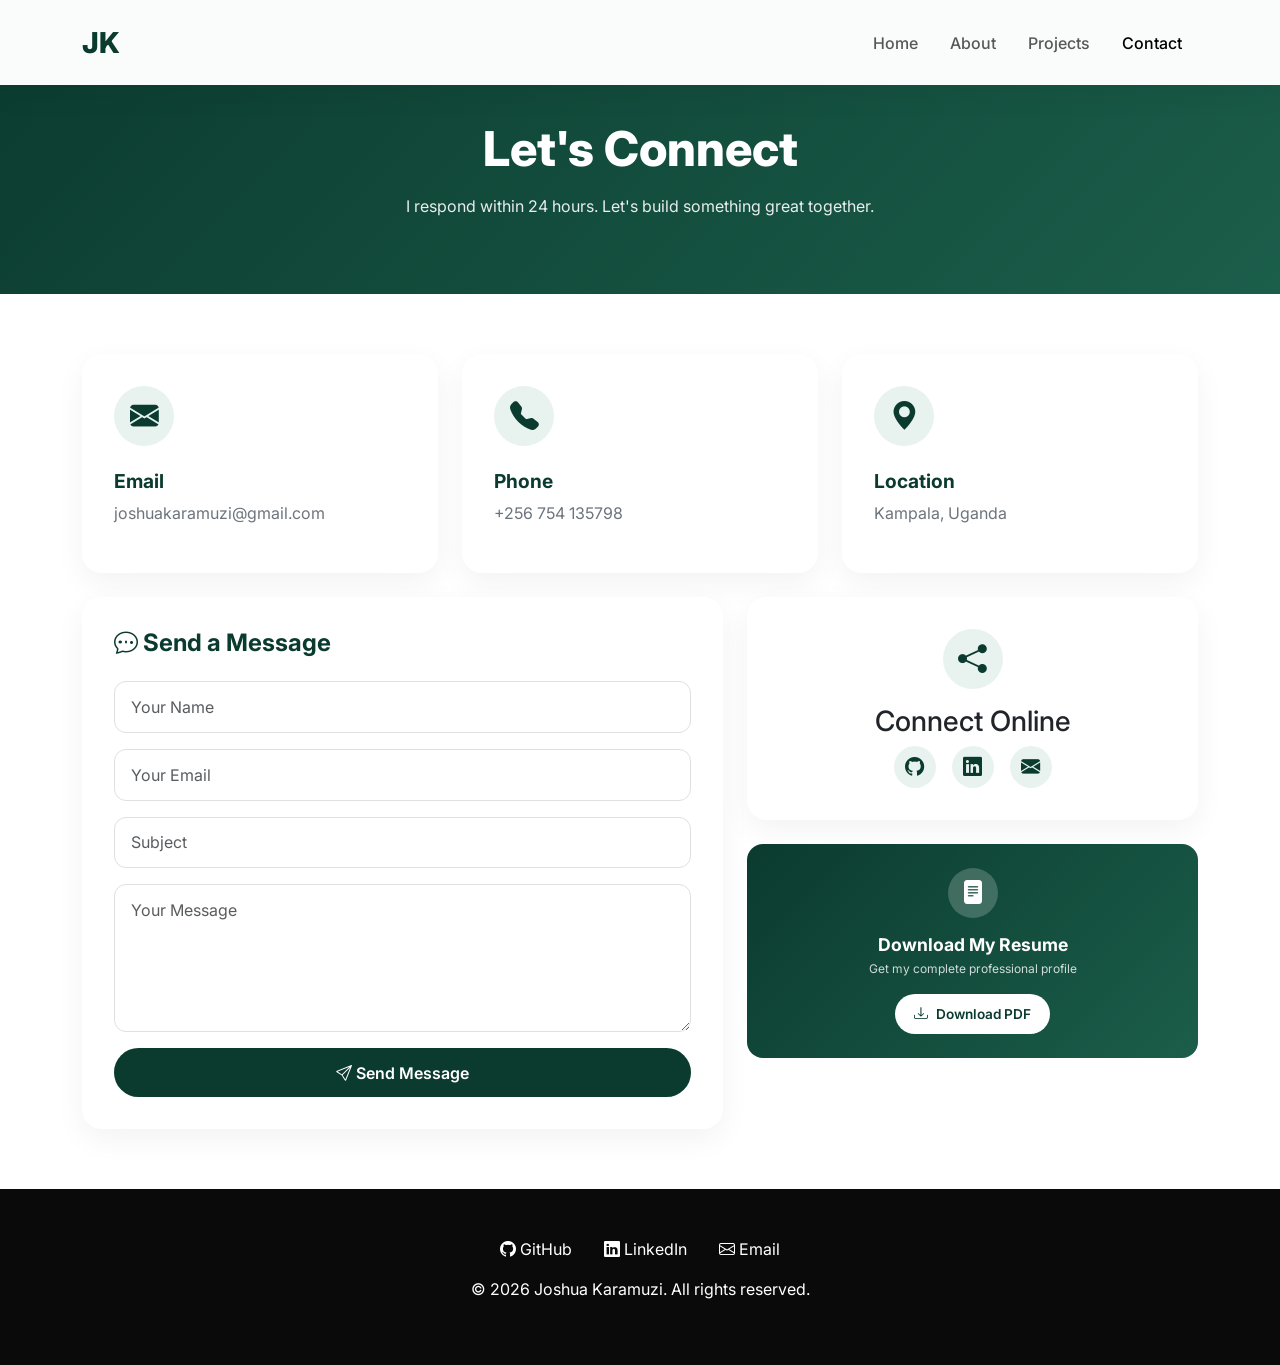
<file: contact.html>
<!DOCTYPE html>
<html lang="en">
<head>
    <meta charset="UTF-8">
    <meta name="viewport" content="width=device-width, initial-scale=1.0">
    <title>Contact | Joshua Karamuzi</title>
    
    <!-- Bootstrap 5 + Icons + AOS -->
    <link href="https://cdn.jsdelivr.net/npm/bootstrap@5.3.0/dist/css/bootstrap.min.css" rel="stylesheet">
    <link rel="stylesheet" href="https://cdn.jsdelivr.net/npm/bootstrap-icons@1.11.3/font/bootstrap-icons.min.css">
    <link href="https://unpkg.com/aos@2.3.1/dist/aos.css" rel="stylesheet">
    <link href="https://fonts.googleapis.com/css2?family=Inter:wght@300;400;500;600;700;800&display=swap" rel="stylesheet">
    
    <link rel="stylesheet" href="css/style.css">
    <link rel="stylesheet" href="css/responsive.css">
    <link rel="icon" href="assets/images/favicon.ico">
    
    <style>
        * { margin: 0; padding: 0; box-sizing: border-box; }
        body { font-family: 'Inter', sans-serif; }
        
        :root {
            --dark-green: #0B3B2F;
            --light-green: #1B5E4A;
            --mint: #E8F3F0;
            --gray: #6c757d;
            --shadow: 0 10px 30px rgba(0,0,0,0.05);
        }
        
        .navbar {
            background: rgba(255,255,255,0.98);
            backdrop-filter: blur(10px);
            box-shadow: var(--shadow);
            padding: 1rem 0;
            transition: all 0.3s ease;
        }
        .navbar.scrolled { padding: 0.7rem 0; }
        .navbar-brand { font-size: 1.8rem; font-weight: 800; color: var(--dark-green) !important; }
        .nav-link { font-weight: 500; margin: 0 0.5rem; transition: all 0.3s ease; }
        .nav-link:hover { color: var(--dark-green) !important; transform: translateY(-2px); }
        
        .page-header {
            background: linear-gradient(135deg, var(--dark-green) 0%, var(--light-green) 100%);
            padding: 120px 0 60px;
            text-align: center;
        }
        .page-header h1 { font-size: 3rem; font-weight: 800; color: white; }
        .page-header p { color: rgba(255,255,255,0.9); margin-top: 1rem; }
        
        .contact-section { padding: 60px 0; }
        
        .contact-card, .social-card, .form-card {
            background: white;
            border-radius: 20px;
            padding: 2rem;
            box-shadow: var(--shadow);
            transition: all 0.3s ease;
            height: 100%;
        }
        .contact-card:hover, .social-card:hover, .form-card:hover {
            transform: translateY(-5px);
            box-shadow: 0 20px 40px rgba(0,0,0,0.08);
        }
        
        .icon {
            width: 60px;
            height: 60px;
            background: var(--mint);
            border-radius: 50%;
            display: flex;
            align-items: center;
            justify-content: center;
            margin-bottom: 1.5rem;
        }
        .icon i { font-size: 1.8rem; color: var(--dark-green); }
        
        .contact-card h3 { font-size: 1.2rem; font-weight: 700; color: var(--dark-green); margin-bottom: 0.5rem; }
        .contact-card p, .contact-card a { color: var(--gray); text-decoration: none; }
        .contact-card a:hover { color: var(--dark-green); }
        
        .form-card h2 { font-size: 1.5rem; font-weight: 700; color: var(--dark-green); margin-bottom: 1.5rem; }
        .form-control {
            border: 1px solid #e0e0e0;
            border-radius: 12px;
            padding: 0.8rem 1rem;
        }
        .form-control:focus {
            border-color: var(--dark-green);
            box-shadow: 0 0 0 3px rgba(11,59,47,0.1);
            outline: none;
        }
        
        .btn-submit {
            background: var(--dark-green);
            color: white;
            border: none;
            padding: 0.8rem 2rem;
            border-radius: 50px;
            font-weight: 600;
            width: 100%;
            transition: all 0.3s ease;
        }
        .btn-submit:hover { background: var(--light-green); transform: translateY(-2px); }
        
        .success-message {
            background: #d4edda;
            color: #155724;
            padding: 1rem;
            border-radius: 12px;
            margin-top: 1rem;
            text-align: center;
            font-weight: 500;
            animation: fadeInUp 0.5s ease;
        }
        
        @keyframes fadeInUp {
            from { opacity: 0; transform: translateY(10px); }
            to { opacity: 1; transform: translateY(0); }
        }
        
        .resume-card {
            background: linear-gradient(135deg, var(--dark-green) 0%, var(--light-green) 100%);
            border-radius: 16px;
            padding: 1.5rem;
            text-align: center;
            height: 100%;
        }
        .resume-card .icon {
            width: 50px;
            height: 50px;
            background: rgba(255,255,255,0.2);
            margin: 0 auto 1rem;
        }
        .resume-card .icon i { font-size: 1.5rem; color: white; }
        .resume-card h3 {
            color: white;
            font-size: 1.1rem;
            font-weight: 700;
            margin-bottom: 0.3rem;
        }
        .resume-card p {
            color: rgba(255,255,255,0.8);
            font-size: 0.75rem;
            margin-bottom: 1rem;
        }
        
        .btn-resume {
            display: inline-flex;
            align-items: center;
            gap: 0.5rem;
            background: white;
            color: var(--dark-green);
            padding: 0.6rem 1.2rem;
            border-radius: 50px;
            text-decoration: none;
            font-weight: 600;
            font-size: 0.85rem;
            transition: all 0.3s ease;
        }
        .btn-resume:hover { background: var(--mint); transform: translateY(-2px); }
        
        .social-card { text-align: center; height: 100%; }
        .social-card .icon { margin: 0 auto 1rem; }
        .social-icons { display: flex; justify-content: center; gap: 1rem; }
        .social-icons a {
            width: 42px;
            height: 42px;
            background: var(--mint);
            border-radius: 50%;
            display: flex;
            align-items: center;
            justify-content: center;
            color: var(--dark-green);
            font-size: 1.2rem;
            transition: all 0.3s ease;
            text-decoration: none;
        }
        .social-icons a:hover { background: var(--dark-green); color: white; transform: translateY(-3px); }
        
        footer {
            background: #0a0a0a;
            color: white;
            text-align: center;
            padding: 3rem 0;
        }
        .social-links { display: flex; justify-content: center; gap: 2rem; margin-bottom: 1rem; }
        .social-links a { color: white; text-decoration: none; transition: all 0.3s ease; }
        .social-links a:hover { color: var(--light-green); transform: translateY(-3px); display: inline-block; }
        
        @media (max-width: 768px) {
            .page-header h1 { font-size: 2rem; }
        }
    </style>
</head>
<body>

    <nav class="navbar navbar-expand-lg fixed-top" id="navbar">
        <div class="container">
            <a class="navbar-brand" href="index.html">JK</a>
            <button class="navbar-toggler" type="button" data-bs-toggle="collapse" data-bs-target="#navbarNav">
                <span class="navbar-toggler-icon"></span>
            </button>
            <div class="collapse navbar-collapse" id="navbarNav">
                <ul class="navbar-nav ms-auto">
                    <li class="nav-item"><a class="nav-link" href="index.html">Home</a></li>
                    <li class="nav-item"><a class="nav-link" href="about.html">About</a></li>
                    <li class="nav-item"><a class="nav-link" href="index.html#projects">Projects</a></li>
                    <li class="nav-item"><a class="nav-link active" href="contact.html">Contact</a></li>
                </ul>
            </div>
        </div>
    </nav>

    <section class="page-header">
        <div class="container">
            <h1>Let's Connect</h1>
            <p>I respond within 24 hours. Let's build something great together.</p>
        </div>
    </section>

    <section class="contact-section">
        <div class="container">
            <!-- Top Contact Cards -->
            <div class="row g-4 mb-4">
                <div class="col-md-4" data-aos="fade-up">
                    <div class="contact-card">
                        <div class="icon"><i class="bi bi-envelope-fill"></i></div>
                        <h3>Email</h3>
                        <a href="mailto:joshuakaramuzi@gmail.com">joshuakaramuzi@gmail.com</a>
                    </div>
                </div>
                <div class="col-md-4" data-aos="fade-up" data-aos-delay="100">
                    <div class="contact-card">
                        <div class="icon"><i class="bi bi-telephone-fill"></i></div>
                        <h3>Phone</h3>
                        <a href="tel:+256754135798">+256 754 135798</a>
                    </div>
                </div>
                <div class="col-md-4" data-aos="fade-up" data-aos-delay="200">
                    <div class="contact-card">
                        <div class="icon"><i class="bi bi-geo-alt-fill"></i></div>
                        <h3>Location</h3>
                        <p>Kampala, Uganda</p>
                    </div>
                </div>
            </div>
            
            <!-- Form + Sidebar Row -->
            <div class="row g-4">
                <!-- Left: Contact Form -->
                <div class="col-lg-7" data-aos="fade-up" data-aos-delay="300">
                    <div class="form-card">
                        <h2><i class="bi bi-chat-dots"></i> Send a Message</h2>
                        <form id="contactForm" action="https://formsubmit.co/joshuakaramuzi@gmail.com" method="POST">
                            <!-- FormSubmit settings -->
                            <input type="hidden" name="_captcha" value="false">
                            <input type="hidden" name="_template" value="box">
                            
                            <div class="mb-3">
                                <input type="text" class="form-control" name="name" id="name" placeholder="Your Name" required>
                            </div>
                            <div class="mb-3">
                                <input type="email" class="form-control" name="email" id="email" placeholder="Your Email" required>
                            </div>
                            <div class="mb-3">
                                <input type="text" class="form-control" name="subject" id="subject" placeholder="Subject">
                            </div>
                            <div class="mb-3">
                                <textarea class="form-control" name="message" id="message" rows="5" placeholder="Your Message" required></textarea>
                            </div>
                            <button type="submit" class="btn-submit">
                                <i class="bi bi-send"></i> Send Message
                            </button>
                            <div id="formStatus"></div>
                        </form>
                    </div>
                </div>
                
                <!-- Right: Social + Resume -->
                <div class="col-lg-5" data-aos="fade-up" data-aos-delay="400">
                    <div class="row g-4">
                        <div class="col-12">
                            <div class="social-card">
                                <div class="icon"><i class="bi bi-share-fill"></i></div>
                                <h3>Connect Online</h3>
                                <div class="social-icons">
                                    <a href="https://github.com/joshuaka12" target="_blank"><i class="bi bi-github"></i></a>
                                    <a href="https://linkedin.com/in/joshuakaramuzi" target="_blank"><i class="bi bi-linkedin"></i></a>
                                    <a href="mailto:joshuakaramuzi@gmail.com"><i class="bi bi-envelope-fill"></i></a>
                                </div>
                            </div>
                        </div>
                        <div class="col-12">
                            <div class="resume-card">
                                <div class="icon"><i class="bi bi-file-text-fill"></i></div>
                                <h3>Download My Resume</h3>
                                <p>Get my complete professional profile</p>
                                <a href="assets/resume/Joshua_Karamuzi_Resume.pdf" download class="btn-resume">
                                    <i class="bi bi-download"></i> Download PDF
                                </a>
                            </div>
                        </div>
                    </div>
                </div>
            </div>
        </div>
    </section>

    <footer>
        <div class="container">
            <div class="social-links">
                <a href="https://github.com/joshuaka12" target="_blank"><i class="bi bi-github"></i> GitHub</a>
                <a href="https://linkedin.com/in/joshuakaramuzi" target="_blank"><i class="bi bi-linkedin"></i> LinkedIn</a>
                <a href="mailto:joshuakaramuzi@gmail.com"><i class="bi bi-envelope"></i> Email</a>
            </div>
            <p>&copy; 2026 Joshua Karamuzi. All rights reserved.</p>
        </div>
    </footer>

    <script src="https://cdn.jsdelivr.net/npm/bootstrap@5.3.0/dist/js/bootstrap.bundle.min.js"></script>
    <script src="https://unpkg.com/aos@2.3.1/dist/aos.js"></script>
    <script src="js/main.js"></script>
    <script>
        AOS.init({ duration: 800, once: true, offset: 100 });
        
        window.addEventListener('scroll', function() {
            const navbar = document.getElementById('navbar');
            if (window.scrollY > 50) navbar.classList.add('scrolled');
            else navbar.classList.remove('scrolled');
        });
        
        // Form Handler for FormSubmit
        const form = document.getElementById('contactForm');
        const statusDiv = document.getElementById('formStatus');
        
        form.addEventListener('submit', async function(e) {
            e.preventDefault();
            
            const name = document.getElementById('name').value;
            
            statusDiv.innerHTML = '<div class="success-message" style="background: #cfe2ff; color: #084298;">⏳ Sending your message...</div>';
            
            const formData = new FormData(form);
            
            try {
                const response = await fetch(form.action, {
                    method: 'POST',
                    body: formData,
                    headers: { 'Accept': 'application/json' }
                });
                
                if (response.ok) {
                    statusDiv.innerHTML = `
                        <div class="success-message">
                            <i class="bi bi-check-circle-fill" style="font-size: 1.2rem;"></i> 
                            Thank you, ${name}! Your message has been sent successfully.<br>
                            <small>I'll get back to you within 24 hours.</small>
                        </div>
                    `;
                    form.reset();
                } else {
                    statusDiv.innerHTML = '<div class="success-message" style="background: #f8d7da; color: #721c24;">❌ Something went wrong. Please try again or email me directly.</div>';
                }
            } catch (error) {
                statusDiv.innerHTML = '<div class="success-message" style="background: #f8d7da; color: #721c24;">❌ Network error. Please check your connection.</div>';
            }
            
            setTimeout(() => {
                if (statusDiv.innerHTML.includes('Thank you')) {
                    statusDiv.innerHTML = '';
                }
            }, 6000);
        });
    </script>
</body>
</html>
</file>
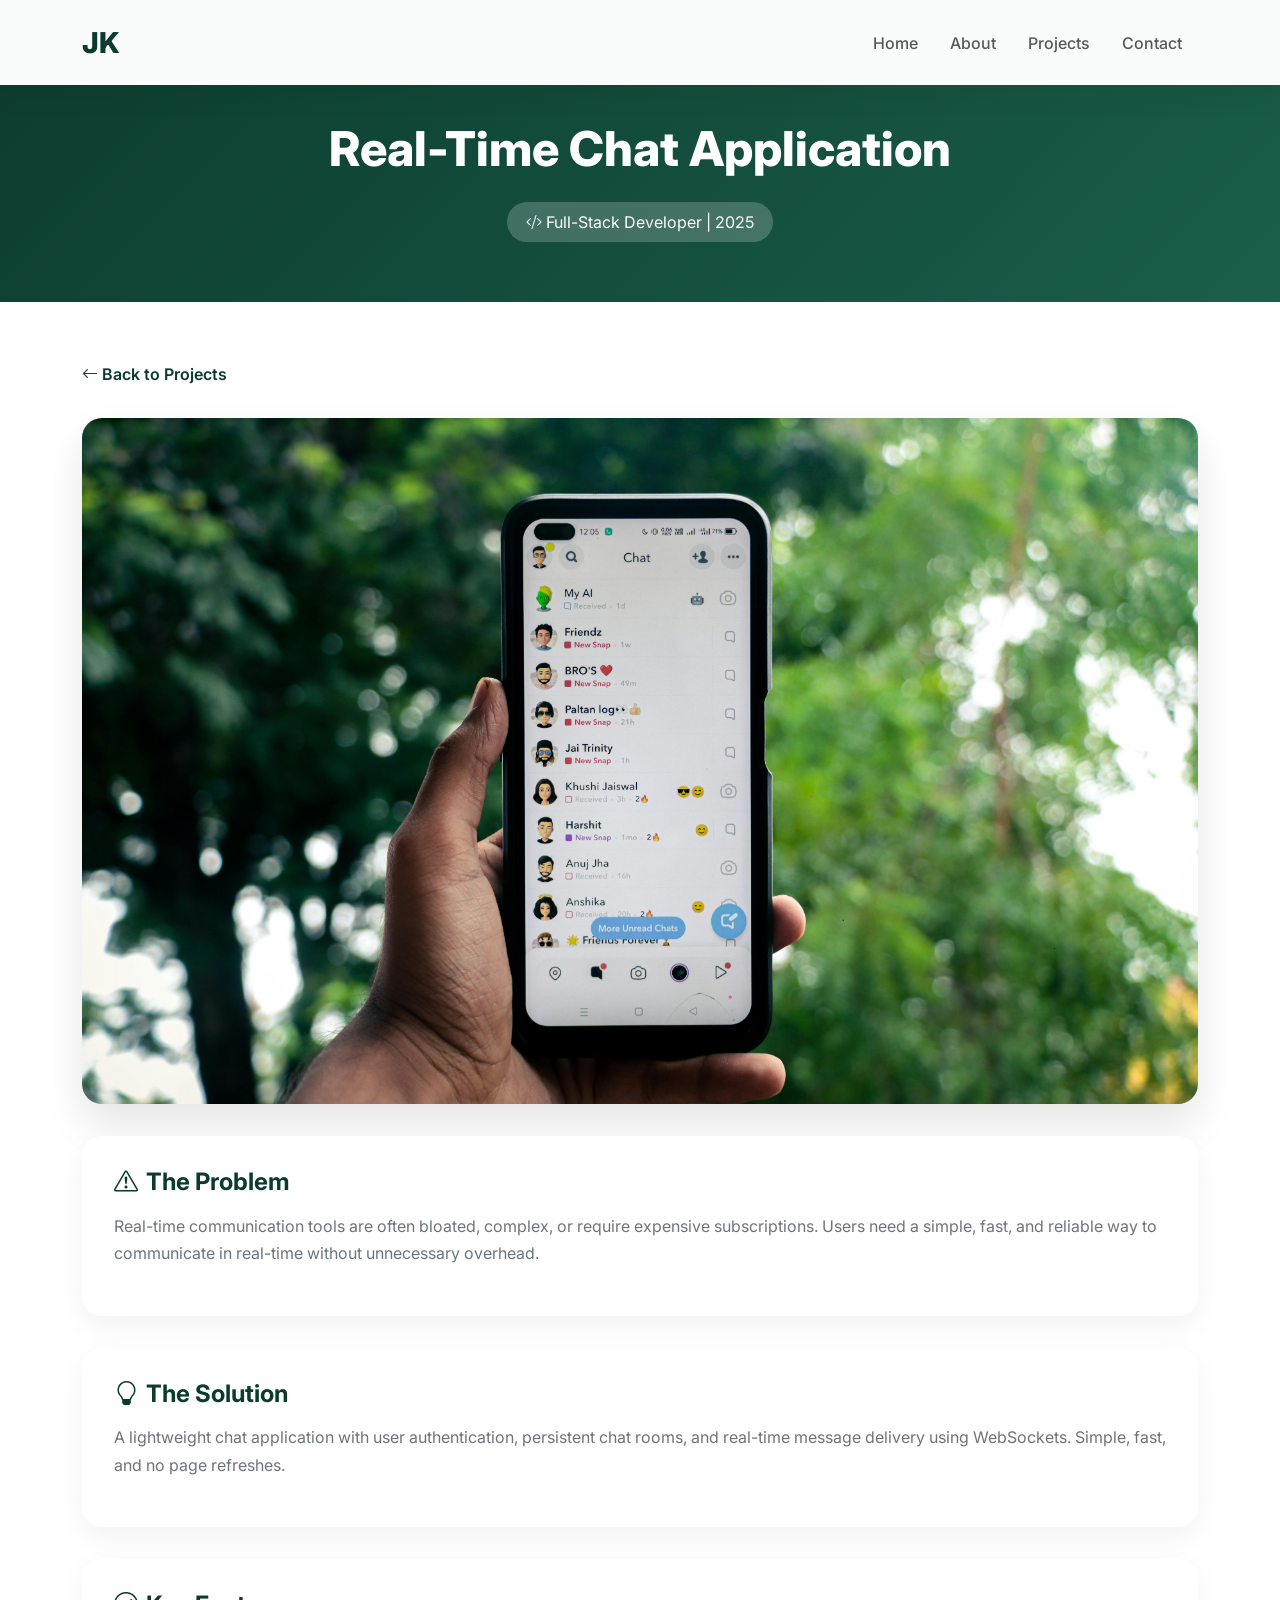
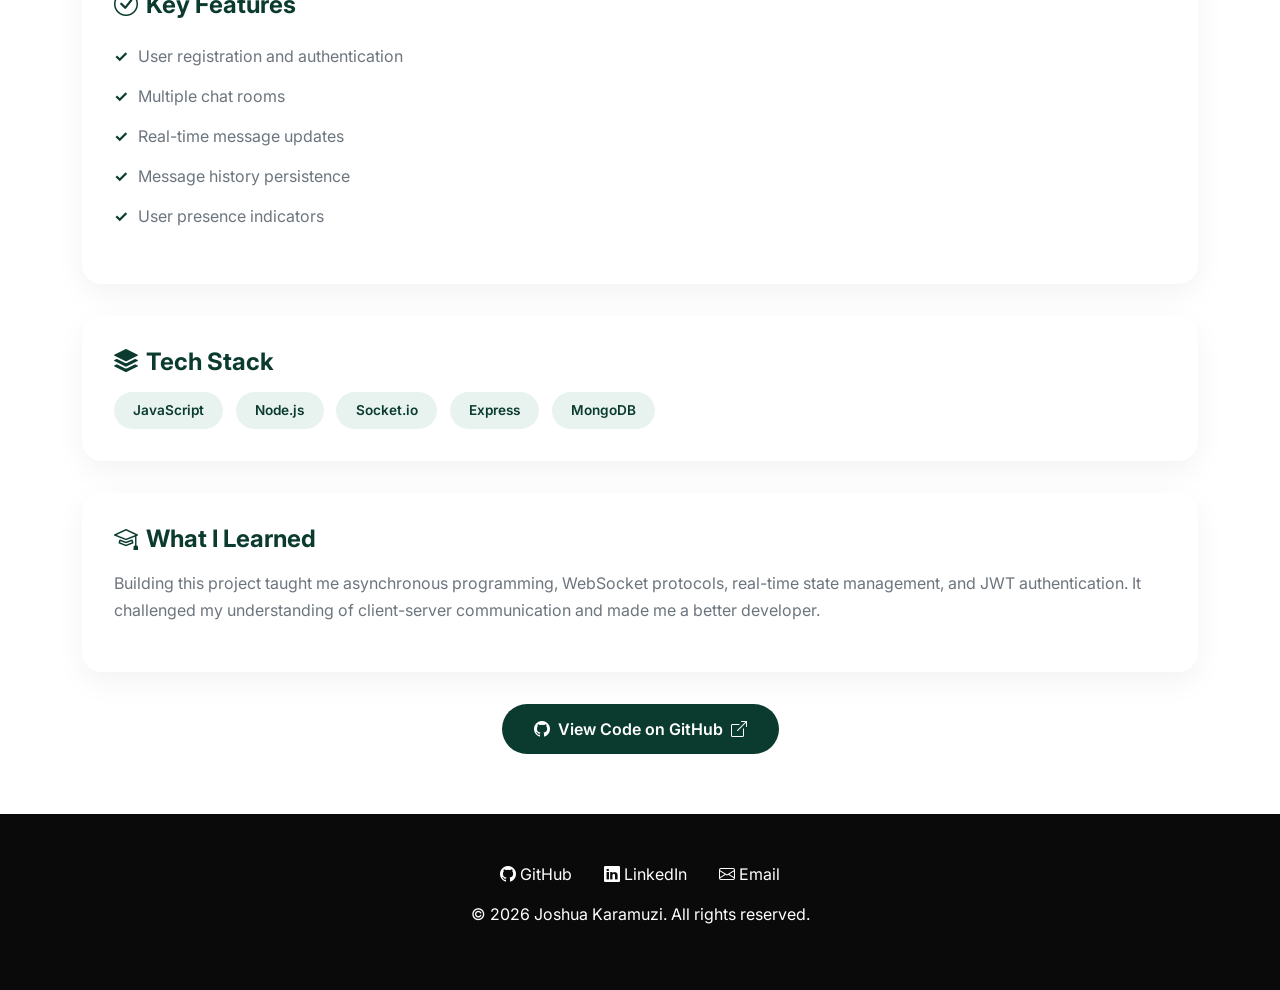
<file: projects/chat-app.html>
<!DOCTYPE html>
<html lang="en">
<head>
    <meta charset="UTF-8">
    <meta name="viewport" content="width=device-width, initial-scale=1.0">
    <title>Chat App | Joshua Karamuzi</title>
    
    <!-- Bootstrap 5 + Icons + AOS -->
    <link href="https://cdn.jsdelivr.net/npm/bootstrap@5.3.0/dist/css/bootstrap.min.css" rel="stylesheet">
    <link rel="stylesheet" href="https://cdn.jsdelivr.net/npm/bootstrap-icons@1.11.3/font/bootstrap-icons.min.css">
    <link href="https://unpkg.com/aos@2.3.1/dist/aos.css" rel="stylesheet">
    <link href="https://fonts.googleapis.com/css2?family=Inter:wght@300;400;500;600;700;800&display=swap" rel="stylesheet">
    
    <link rel="stylesheet" href="../css/style.css">
    <link rel="stylesheet" href="../css/responsive.css">
    <link rel="icon" href="../assets/images/favicon.ico">
    
    <style>
        * { margin: 0; padding: 0; box-sizing: border-box; }
        body { font-family: 'Inter', sans-serif; }
        
        :root {
            --dark-green: #0B3B2F;
            --light-green: #1B5E4A;
            --mint: #E8F3F0;
            --gray: #6c757d;
            --shadow: 0 10px 30px rgba(0,0,0,0.05);
        }
        
        /* Navigation */
        .navbar {
            background: rgba(255,255,255,0.98);
            backdrop-filter: blur(10px);
            box-shadow: var(--shadow);
            padding: 1rem 0;
            transition: all 0.3s ease;
        }
        .navbar.scrolled { padding: 0.7rem 0; }
        .navbar-brand {
            font-size: 1.8rem;
            font-weight: 800;
            color: var(--dark-green) !important;
        }
        .nav-link {
            font-weight: 500;
            margin: 0 0.5rem;
            transition: all 0.3s ease;
        }
        .nav-link:hover { color: var(--dark-green) !important; transform: translateY(-2px); }
        
        /* Page Header */
        .page-header {
            background: linear-gradient(135deg, var(--dark-green) 0%, var(--light-green) 100%);
            padding: 120px 0 60px;
            text-align: center;
        }
        .page-header h1 {
            font-size: 3rem;
            font-weight: 800;
            color: white;
        }
        .project-badge {
            display: inline-block;
            background: rgba(255,255,255,0.2);
            padding: 0.5rem 1.2rem;
            border-radius: 50px;
            color: white;
            margin-top: 1rem;
        }
        
        /* Content */
        .case-study { padding: 60px 0; }
        .back-link {
            color: var(--dark-green);
            text-decoration: none;
            font-weight: 600;
            display: inline-block;
            margin-bottom: 2rem;
        }
        .back-link:hover { transform: translateX(-5px); display: inline-block; }
        
        .section-card {
            background: white;
            border-radius: 20px;
            padding: 2rem;
            margin-bottom: 2rem;
            box-shadow: var(--shadow);
            transition: all 0.3s ease;
        }
        .section-card:hover { box-shadow: 0 20px 40px rgba(0,0,0,0.08); transform: translateY(-3px); }
        .section-card h2 {
            font-size: 1.5rem;
            font-weight: 700;
            color: var(--dark-green);
            margin-bottom: 1rem;
            display: flex;
            align-items: center;
            gap: 0.5rem;
        }
        .section-card p { color: var(--gray); line-height: 1.7; }
        
        .feature-list {
            list-style: none;
            padding: 0;
        }
        .feature-list li {
            padding: 0.5rem 0 0.5rem 1.5rem;
            position: relative;
            color: var(--gray);
        }
        .feature-list li:before {
            content: "✓";
            color: var(--dark-green);
            position: absolute;
            left: 0;
            font-weight: bold;
        }
        
        .tech-stack {
            display: flex;
            flex-wrap: wrap;
            gap: 0.8rem;
            margin-top: 1rem;
        }
        .tech-stack span {
            background: var(--mint);
            padding: 0.5rem 1.2rem;
            border-radius: 30px;
            font-size: 0.85rem;
            font-weight: 600;
            color: var(--dark-green);
            transition: all 0.3s ease;
        }
        .tech-stack span:hover {
            background: var(--dark-green);
            color: white;
            transform: translateY(-2px);
        }
        
        .github-btn {
            display: inline-flex;
            align-items: center;
            gap: 0.5rem;
            background: var(--dark-green);
            color: white;
            padding: 0.8rem 2rem;
            border-radius: 50px;
            text-decoration: none;
            font-weight: 600;
            transition: all 0.3s ease;
        }
        .github-btn:hover {
            background: var(--light-green);
            transform: translateY(-3px);
            color: white;
        }
        
        .project-image {
            border-radius: 20px;
            overflow: hidden;
            margin-bottom: 2rem;
            box-shadow: 0 20px 40px rgba(0,0,0,0.1);
        }
        .project-image img { width: 100%; height: auto; }
        
        /* Footer */
        footer {
            background: #0a0a0a;
            color: white;
            text-align: center;
            padding: 3rem 0;
        }
        .social-links {
            display: flex;
            justify-content: center;
            gap: 2rem;
            margin-bottom: 1rem;
        }
        .social-links a {
            color: white;
            text-decoration: none;
            transition: all 0.3s ease;
        }
        .social-links a:hover { color: var(--light-green); transform: translateY(-3px); display: inline-block; }
        
        @media (max-width: 768px) {
            .page-header h1 { font-size: 2rem; }
            .section-card { padding: 1.5rem; }
        }
    </style>
</head>
<body>

    <!-- Navigation -->
    <nav class="navbar navbar-expand-lg fixed-top" id="navbar">
        <div class="container">
            <a class="navbar-brand" href="../index.html">JK</a>
            <button class="navbar-toggler" type="button" data-bs-toggle="collapse" data-bs-target="#navbarNav">
                <span class="navbar-toggler-icon"></span>
            </button>
            <div class="collapse navbar-collapse" id="navbarNav">
                <ul class="navbar-nav ms-auto">
                    <li class="nav-item"><a class="nav-link" href="../index.html">Home</a></li>
                    <li class="nav-item"><a class="nav-link" href="../about.html">About</a></li>
                    <li class="nav-item"><a class="nav-link" href="../index.html#projects">Projects</a></li>
                    <li class="nav-item"><a class="nav-link" href="../contact.html">Contact</a></li>
                </ul>
            </div>
        </div>
    </nav>

    <!-- Header -->
    <section class="page-header">
        <div class="container">
            <h1>Real-Time Chat Application</h1>
            <div class="project-badge">
                <i class="bi bi-code-slash"></i> Full-Stack Developer | 2025
            </div>
        </div>
    </section>

    <!-- Content -->
    <main class="case-study">
        <div class="container">
            <a href="../index.html#projects" class="back-link">
                <i class="bi bi-arrow-left"></i> Back to Projects
            </a>
            
            <div class="project-image" data-aos="fade-up">
                <img src="../assets/images/project2.jpg" alt="Chat App Screenshot">
            </div>
            
            <div class="section-card" data-aos="fade-up">
                <h2><i class="bi bi-exclamation-triangle"></i> The Problem</h2>
                <p>Real-time communication tools are often bloated, complex, or require expensive subscriptions. Users need a simple, fast, and reliable way to communicate in real-time without unnecessary overhead.</p>
            </div>
            
            <div class="section-card" data-aos="fade-up" data-aos-delay="100">
                <h2><i class="bi bi-lightbulb"></i> The Solution</h2>
                <p>A lightweight chat application with user authentication, persistent chat rooms, and real-time message delivery using WebSockets. Simple, fast, and no page refreshes.</p>
            </div>
            
            <div class="section-card" data-aos="fade-up" data-aos-delay="200">
                <h2><i class="bi bi-check-circle"></i> Key Features</h2>
                <ul class="feature-list">
                    <li>User registration and authentication</li>
                    <li>Multiple chat rooms</li>
                    <li>Real-time message updates</li>
                    <li>Message history persistence</li>
                    <li>User presence indicators</li>
                </ul>
            </div>
            
            <div class="section-card" data-aos="fade-up" data-aos-delay="300">
                <h2><i class="bi bi-stack"></i> Tech Stack</h2>
                <div class="tech-stack">
                    <span>JavaScript</span>
                    <span>Node.js</span>
                    <span>Socket.io</span>
                    <span>Express</span>
                    <span>MongoDB</span>
                </div>
            </div>
            
            <div class="section-card" data-aos="fade-up" data-aos-delay="400">
                <h2><i class="bi bi-mortarboard"></i> What I Learned</h2>
                <p>Building this project taught me asynchronous programming, WebSocket protocols, real-time state management, and JWT authentication. It challenged my understanding of client-server communication and made me a better developer.</p>
            </div>
            
            <div class="text-center" data-aos="fade-up" data-aos-delay="500">
                <a href="https://github.com/joshuaka12/chatAPP" target="_blank" class="github-btn">
                    <i class="bi bi-github"></i> View Code on GitHub
                    <i class="bi bi-box-arrow-up-right"></i>
                </a>
            </div>
        </div>
    </main>

    <!-- Footer -->
    <footer>
        <div class="container">
            <div class="social-links">
                <a href="https://github.com/joshuaka12" target="_blank"><i class="bi bi-github"></i> GitHub</a>
                <a href="https://linkedin.com/in/joshuakaramuzi" target="_blank"><i class="bi bi-linkedin"></i> LinkedIn</a>
                <a href="mailto:karamuzijoshua@gmail.com"><i class="bi bi-envelope"></i> Email</a>
            </div>
            <p>&copy; 2026 Joshua Karamuzi. All rights reserved.</p>
        </div>
    </footer>

    <script src="https://cdn.jsdelivr.net/npm/bootstrap@5.3.0/dist/js/bootstrap.bundle.min.js"></script>
    <script src="https://unpkg.com/aos@2.3.1/dist/aos.js"></script>
    <script src="../js/main.js"></script>
    <script>
        AOS.init({ duration: 800, once: true, offset: 100 });
        window.addEventListener('scroll', function() {
            const navbar = document.getElementById('navbar');
            if (window.scrollY > 50) navbar.classList.add('scrolled');
            else navbar.classList.remove('scrolled');
        });
    </script>
</body>
</html>
</file>
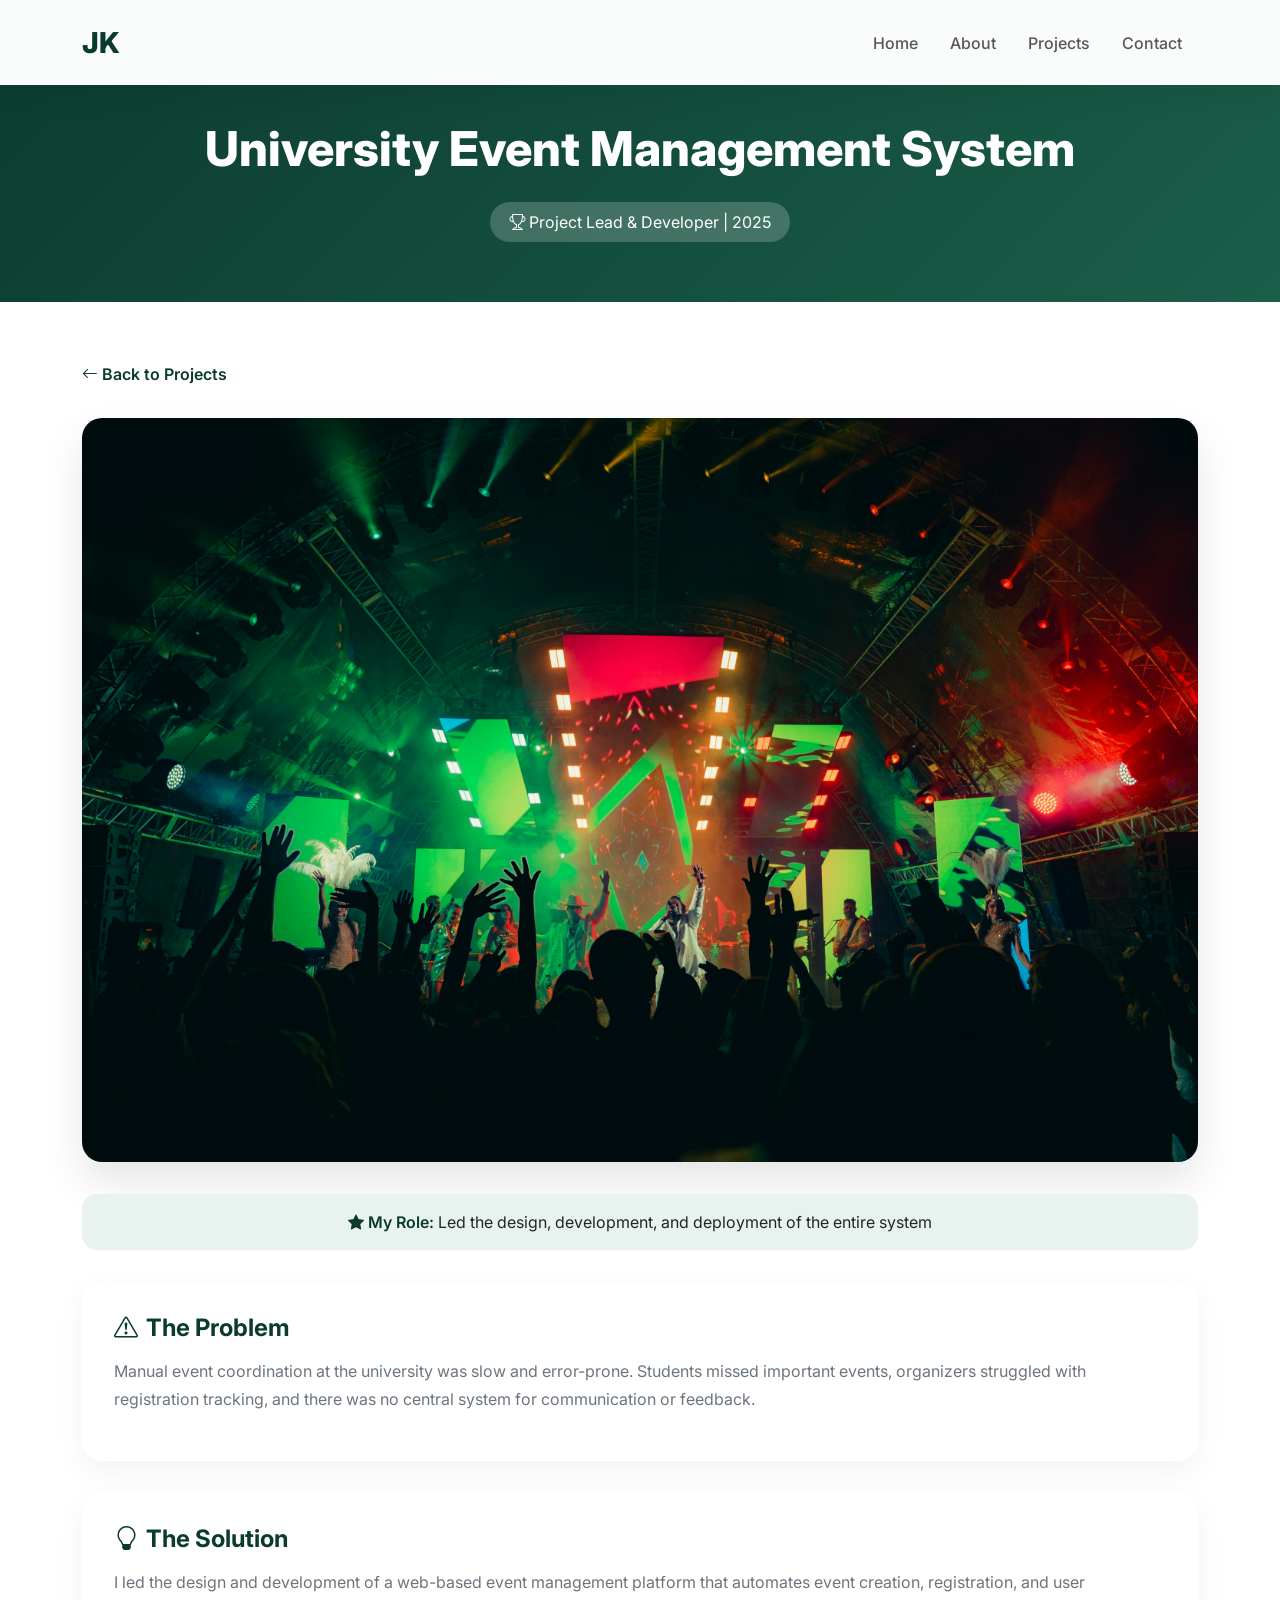
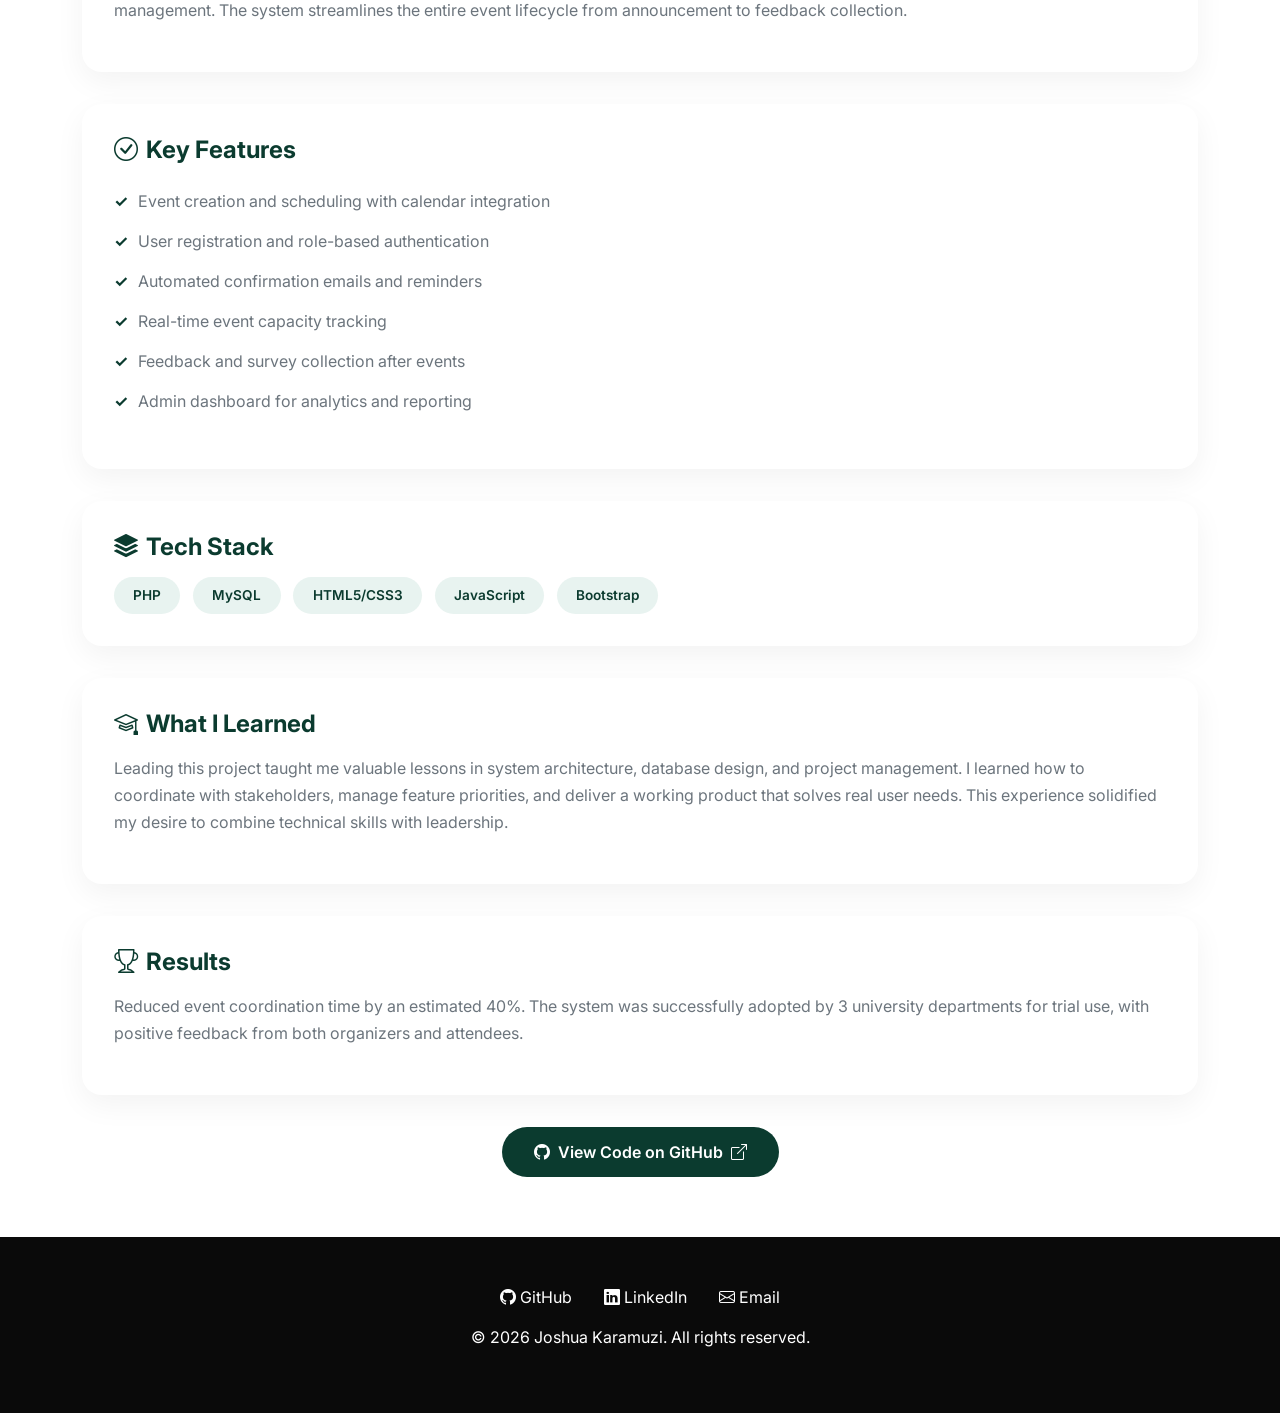
<file: projects/event-management.html>
<!DOCTYPE html>
<html lang="en">
<head>
    <meta charset="UTF-8">
    <meta name="viewport" content="width=device-width, initial-scale=1.0">
    <title>Event Management System | Joshua Karamuzi</title>
    
    <!-- Bootstrap 5 + Icons + AOS -->
    <link href="https://cdn.jsdelivr.net/npm/bootstrap@5.3.0/dist/css/bootstrap.min.css" rel="stylesheet">
    <link rel="stylesheet" href="https://cdn.jsdelivr.net/npm/bootstrap-icons@1.11.3/font/bootstrap-icons.min.css">
    <link href="https://unpkg.com/aos@2.3.1/dist/aos.css" rel="stylesheet">
    <link href="https://fonts.googleapis.com/css2?family=Inter:wght@300;400;500;600;700;800&display=swap" rel="stylesheet">
    
    <link rel="stylesheet" href="../css/style.css">
    <link rel="stylesheet" href="../css/responsive.css">
    <link rel="icon" href="../assets/images/favicon.ico">
    
    <style>
        * { margin: 0; padding: 0; box-sizing: border-box; }
        body { font-family: 'Inter', sans-serif; }
        
        :root {
            --dark-green: #0B3B2F;
            --light-green: #1B5E4A;
            --mint: #E8F3F0;
            --gray: #6c757d;
            --shadow: 0 10px 30px rgba(0,0,0,0.05);
        }
        
        /* Navigation */
        .navbar {
            background: rgba(255,255,255,0.98);
            backdrop-filter: blur(10px);
            box-shadow: var(--shadow);
            padding: 1rem 0;
            transition: all 0.3s ease;
        }
        .navbar.scrolled { padding: 0.7rem 0; }
        .navbar-brand {
            font-size: 1.8rem;
            font-weight: 800;
            color: var(--dark-green) !important;
        }
        .nav-link {
            font-weight: 500;
            margin: 0 0.5rem;
            transition: all 0.3s ease;
        }
        .nav-link:hover { color: var(--dark-green) !important; transform: translateY(-2px); }
        
        /* Page Header */
        .page-header {
            background: linear-gradient(135deg, var(--dark-green) 0%, var(--light-green) 100%);
            padding: 120px 0 60px;
            text-align: center;
        }
        .page-header h1 {
            font-size: 3rem;
            font-weight: 800;
            color: white;
        }
        .project-badge {
            display: inline-block;
            background: rgba(255,255,255,0.2);
            padding: 0.5rem 1.2rem;
            border-radius: 50px;
            color: white;
            margin-top: 1rem;
        }
        
        /* Content */
        .case-study { padding: 60px 0; }
        .back-link {
            color: var(--dark-green);
            text-decoration: none;
            font-weight: 600;
            display: inline-block;
            margin-bottom: 2rem;
        }
        .back-link:hover { transform: translateX(-5px); display: inline-block; }
        
        .section-card {
            background: white;
            border-radius: 20px;
            padding: 2rem;
            margin-bottom: 2rem;
            box-shadow: var(--shadow);
            transition: all 0.3s ease;
        }
        .section-card:hover { 
            box-shadow: 0 20px 40px rgba(0,0,0,0.08); 
            transform: translateY(-3px); 
        }
        .section-card h2 {
            font-size: 1.5rem;
            font-weight: 700;
            color: var(--dark-green);
            margin-bottom: 1rem;
            display: flex;
            align-items: center;
            gap: 0.5rem;
        }
        .section-card p { color: var(--gray); line-height: 1.7; }
        
        .feature-list {
            list-style: none;
            padding: 0;
        }
        .feature-list li {
            padding: 0.5rem 0 0.5rem 1.5rem;
            position: relative;
            color: var(--gray);
        }
        .feature-list li:before {
            content: "✓";
            color: var(--dark-green);
            position: absolute;
            left: 0;
            font-weight: bold;
        }
        
        .tech-stack {
            display: flex;
            flex-wrap: wrap;
            gap: 0.8rem;
            margin-top: 1rem;
        }
        .tech-stack span {
            background: var(--mint);
            padding: 0.5rem 1.2rem;
            border-radius: 30px;
            font-size: 0.85rem;
            font-weight: 600;
            color: var(--dark-green);
            transition: all 0.3s ease;
        }
        .tech-stack span:hover {
            background: var(--dark-green);
            color: white;
            transform: translateY(-2px);
        }
        
        .github-btn {
            display: inline-flex;
            align-items: center;
            gap: 0.5rem;
            background: var(--dark-green);
            color: white;
            padding: 0.8rem 2rem;
            border-radius: 50px;
            text-decoration: none;
            font-weight: 600;
            transition: all 0.3s ease;
        }
        .github-btn:hover {
            background: var(--light-green);
            transform: translateY(-3px);
            color: white;
        }
        
        .project-image {
            border-radius: 20px;
            overflow: hidden;
            margin-bottom: 2rem;
            box-shadow: 0 20px 40px rgba(0,0,0,0.1);
        }
        .project-image img { width: 100%; height: auto; }
        
        .role-box {
            background: var(--mint);
            padding: 1rem 2rem;
            border-radius: 15px;
            margin-bottom: 2rem;
            text-align: center;
        }
        .role-box span {
            font-weight: 600;
            color: var(--dark-green);
        }
        
        /* Footer */
        footer {
            background: #0a0a0a;
            color: white;
            text-align: center;
            padding: 3rem 0;
        }
        .social-links {
            display: flex;
            justify-content: center;
            gap: 2rem;
            margin-bottom: 1rem;
        }
        .social-links a {
            color: white;
            text-decoration: none;
            transition: all 0.3s ease;
        }
        .social-links a:hover { 
            color: var(--light-green); 
            transform: translateY(-3px); 
            display: inline-block; 
        }
        
        @media (max-width: 768px) {
            .page-header h1 { font-size: 2rem; }
            .section-card { padding: 1.5rem; }
        }
    </style>
</head>
<body>

    <!-- Navigation -->
    <nav class="navbar navbar-expand-lg fixed-top" id="navbar">
        <div class="container">
            <a class="navbar-brand" href="../index.html">JK</a>
            <button class="navbar-toggler" type="button" data-bs-toggle="collapse" data-bs-target="#navbarNav">
                <span class="navbar-toggler-icon"></span>
            </button>
            <div class="collapse navbar-collapse" id="navbarNav">
                <ul class="navbar-nav ms-auto">
                    <li class="nav-item"><a class="nav-link" href="../index.html">Home</a></li>
                    <li class="nav-item"><a class="nav-link" href="../about.html">About</a></li>
                    <li class="nav-item"><a class="nav-link" href="../index.html#projects">Projects</a></li>
                    <li class="nav-item"><a class="nav-link" href="../contact.html">Contact</a></li>
                </ul>
            </div>
        </div>
    </nav>

    <!-- Header -->
    <section class="page-header">
        <div class="container">
            <h1>University Event Management System</h1>
            <div class="project-badge">
                <i class="bi bi-trophy"></i> Project Lead & Developer | 2025
            </div>
        </div>
    </section>

    <!-- Content -->
    <main class="case-study">
        <div class="container">
            <a href="../index.html#projects" class="back-link">
                <i class="bi bi-arrow-left"></i> Back to Projects
            </a>
            
            <div class="project-image" data-aos="fade-up">
                <img src="../assets/images/project1.jpg" alt="Event Management System Screenshot">
            </div>
            
            <div class="role-box" data-aos="fade-up">
                <i class="bi bi-star-fill" style="color: var(--dark-green);"></i>
                <span>My Role:</span> Led the design, development, and deployment of the entire system
            </div>
            
            <div class="section-card" data-aos="fade-up">
                <h2><i class="bi bi-exclamation-triangle"></i> The Problem</h2>
                <p>Manual event coordination at the university was slow and error-prone. Students missed important events, organizers struggled with registration tracking, and there was no central system for communication or feedback.</p>
            </div>
            
            <div class="section-card" data-aos="fade-up" data-aos-delay="100">
                <h2><i class="bi bi-lightbulb"></i> The Solution</h2>
                <p>I led the design and development of a web-based event management platform that automates event creation, registration, and user management. The system streamlines the entire event lifecycle from announcement to feedback collection.</p>
            </div>
            
            <div class="section-card" data-aos="fade-up" data-aos-delay="200">
                <h2><i class="bi bi-check-circle"></i> Key Features</h2>
                <ul class="feature-list">
                    <li>Event creation and scheduling with calendar integration</li>
                    <li>User registration and role-based authentication</li>
                    <li>Automated confirmation emails and reminders</li>
                    <li>Real-time event capacity tracking</li>
                    <li>Feedback and survey collection after events</li>
                    <li>Admin dashboard for analytics and reporting</li>
                </ul>
            </div>
            
            <div class="section-card" data-aos="fade-up" data-aos-delay="300">
                <h2><i class="bi bi-stack"></i> Tech Stack</h2>
                <div class="tech-stack">
                    <span>PHP</span>
                    <span>MySQL</span>
                    <span>HTML5/CSS3</span>
                    <span>JavaScript</span>
                    <span>Bootstrap</span>
                </div>
            </div>
            
            <div class="section-card" data-aos="fade-up" data-aos-delay="400">
                <h2><i class="bi bi-mortarboard"></i> What I Learned</h2>
                <p>Leading this project taught me valuable lessons in system architecture, database design, and project management. I learned how to coordinate with stakeholders, manage feature priorities, and deliver a working product that solves real user needs. This experience solidified my desire to combine technical skills with leadership.</p>
            </div>
            
            <div class="section-card" data-aos="fade-up" data-aos-delay="500">
                <h2><i class="bi bi-trophy"></i> Results</h2>
                <p>Reduced event coordination time by an estimated 40%. The system was successfully adopted by 3 university departments for trial use, with positive feedback from both organizers and attendees.</p>
            </div>
            
            <div class="text-center" data-aos="fade-up" data-aos-delay="600">
                <a href="https://github.com/joshuaka12/Event_Management_System" target="_blank" class="github-btn">
                    <i class="bi bi-github"></i> View Code on GitHub
                    <i class="bi bi-box-arrow-up-right"></i>
                </a>
            </div>
        </div>
    </main>

    <!-- Footer -->
    <footer>
        <div class="container">
            <div class="social-links">
                <a href="https://github.com/joshuaka12" target="_blank"><i class="bi bi-github"></i> GitHub</a>
                <a href="https://linkedin.com/in/joshuakaramuzi" target="_blank"><i class="bi bi-linkedin"></i> LinkedIn</a>
                <a href="mailto:karamuzijoshua@gmail.com"><i class="bi bi-envelope"></i> Email</a>
            </div>
            <p>&copy; 2026 Joshua Karamuzi. All rights reserved.</p>
        </div>
    </footer>

    <script src="https://cdn.jsdelivr.net/npm/bootstrap@5.3.0/dist/js/bootstrap.bundle.min.js"></script>
    <script src="https://unpkg.com/aos@2.3.1/dist/aos.js"></script>
    <script src="../js/main.js"></script>
    <script>
        AOS.init({ duration: 800, once: true, offset: 100 });
        window.addEventListener('scroll', function() {
            const navbar = document.getElementById('navbar');
            if (window.scrollY > 50) navbar.classList.add('scrolled');
            else navbar.classList.remove('scrolled');
        });
    </script>
</body>
</html>
</file>
<file: css/style.css>
/* Reset & Base
* {
    margin: 0;
    padding: 0;
    box-sizing: border-box;
}

body {
    font-family: -apple-system, BlinkMacSystemFont, 'Segoe UI', Roboto, Helvetica, Arial, sans-serif;
    line-height: 1.6;
    color: #333;
    background-color: #fff;
}

.container {
    max-width: 1200px;
    margin: 0 auto;
    padding: 0 20px;
}

/* Navigation */
/* 
nav {
    background-color: #fff;
    box-shadow: 0 2px 10px rgba(0,0,0,0.1);
    position: fixed;
    width: 100%;
    top: 0;
    z-index: 1000;
}

nav .container {
    display: flex;
    justify-content: space-between;
    align-items: center;
    padding: 1rem 20px;
}

.logo a {
    font-size: 1.5rem;
    font-weight: bold;
    text-decoration: none;
    color: #2563eb;
}

.nav-links {
    display: flex;
    list-style: none;
    gap: 2rem;
}

.nav-links a {
    text-decoration: none;
    color: #333;
    font-weight: 500;
    transition: color 0.3s;
}

.nav-links a:hover {
    color: #2563eb;
}

.hamburger {
    display: none;
    font-size: 1.5rem;
    cursor: pointer;
}

/* Hero Section */
/* .hero {
    background: linear-gradient(135deg, #667eea 0%, #764ba2 100%);
    color: white;
    padding: 120px 0 80px;
    text-align: center;
    margin-top: 60px;
}

.hero h1 {
    font-size: 3rem;
    margin-bottom: 1rem;
}

.tagline {
    font-size: 1.25rem;
    margin-bottom: 0.5rem;
    opacity: 0.95;
}

.location {
    font-size: 1rem;
    margin-bottom: 2rem;
    opacity: 0.85;
}

.hero-buttons {
    display: flex;
    gap: 1rem;
    justify-content: center;
    flex-wrap: wrap;
}

.btn {
    display: inline-block;
    padding: 0.75rem 1.5rem;
    border-radius: 5px;
    text-decoration: none;
    font-weight: 600;
    transition: all 0.3s;
}

.btn-primary {
    background-color: #fff;
    color: #667eea;
}

.btn-primary:hover {
    transform: translateY(-2px);
    box-shadow: 0 5px 15px rgba(0,0,0,0.2);
} */
/* 
.btn-secondary {
    background-color: transparent;
    color: #fff;
    border: 2px solid #fff;
}

.btn-secondary:hover {
    background-color: #fff;
    color: #667eea;
}

Projects Section
.projects {
    padding: 80px 0;
    background-color: #f8fafc;
} */

/* .projects h2 {
    text-align: center;
    font-size: 2rem;
    margin-bottom: 1rem;
}

.section-subtitle {
    text-align: center;
    color: #666;
    margin-bottom: 3rem;
}

.project-grid {
    display: grid;
    grid-template-columns: repeat(auto-fit, minmax(300px, 1fr));
    gap: 2rem;
}

.project-card {
    background: white;
    border-radius: 10px;
    overflow: hidden;
    box-shadow: 0 5px 15px rgba(0,0,0,0.1);
    transition: transform 0.3s;
}

.project-card:hover {
    transform: translateY(-5px);
}

.project-card img {
    width: 100%;
    height: 200px;
    object-fit: cover;
}

.project-card h3 {
    padding: 1rem 1rem 0.5rem;
    font-size: 1.25rem;
}

.project-card p {
    padding: 0 1rem;
    color: #666;
}

.tech-stack {
    padding: 0.5rem 1rem;
    display: flex;
    flex-wrap: wrap;
    gap: 0.5rem;
}

.tech-stack span {
    background: #e2e8f0;
    padding: 0.25rem 0.75rem;
    border-radius: 15px;
    font-size: 0.75rem;
    font-weight: 600;
}

.btn-project {
    display: inline-block;
    margin: 0.5rem 1rem 1rem;
    padding: 0.5rem 1rem;
    color: #2563eb;
    text-decoration: none;
    font-weight: 600;
} */

/* About Page */
.about-page {
    padding: 120px 0 80px;
}

.about-grid {
    display: grid;
    grid-template-columns: 1fr 2fr;
    gap: 3rem;
    align-items: start;
}

.about-image img {
    width: 100%;
    border-radius: 10px;
    box-shadow: 0 5px 20px rgba(0,0,0,0.1);
}

.competencies {
    list-style: none;
    padding: 0;
    margin: 1rem 0;
}

.competencies li {
    padding: 0.5rem 0;
    padding-left: 1.5rem;
    position: relative;
}

.competencies li:before {
    content: "✓";
    color: #2563eb;
    position: absolute;
    left: 0;
}

.skills-grid {
    display: grid;
    grid-template-columns: 1fr 1fr;
    gap: 1rem;
    margin: 1rem 0 2rem;
}

/* Contact Page */
/* .contact-page {
    padding: 120px 0 80px;
}

.contact-page h1 {
    text-align: center;
    font-size: 2rem;
    margin-bottom: 0.5rem;
}

.contact-subtitle {
    text-align: center;
    color: #666;
    margin-bottom: 3rem;
}

.contact-grid {
    display: grid;
    grid-template-columns: 1fr 1fr;
    gap: 3rem;
}

.contact-detail {
    margin: 1rem 0;
}

.contact-detail a {
    color: #2563eb;
    text-decoration: none;
}

.resume-box {
    margin-top: 2rem;
    padding: 1.5rem;
    background: #f8fafc;
    border-radius: 10px;
    text-align: center;
}

.contact-form input,
.contact-form textarea {
    width: 100%;
    padding: 0.75rem;
    margin-bottom: 1rem;
    border: 1px solid #ddd;
    border-radius: 5px;
    font-family: inherit;
}

.contact-form button {
    cursor: pointer;
    border: none;
}

.form-status {
    margin-top: 1rem;
    font-size: 0.875rem;
} */

/* Case Study Page */
/* .case-study {
    padding: 120px 0 80px;
}

.back-link {
    display: inline-block;
    margin-bottom: 2rem;
    color: #2563eb;
    text-decoration: none;
}

.case-study-meta {
    display: flex;
    gap: 2rem;
    margin: 1rem 0;
    color: #666;
}

.case-study-image {
    width: 100%;
    border-radius: 10px;
    margin: 2rem 0;
}

.case-study-section {
    margin: 2rem 0;
}

.case-study-section h2 {
    margin-bottom: 1rem;
    color: #333;
}

.project-links {
    margin: 3rem 0;
    text-align: center;
}

/* Footer */
/* footer {
    background-color: #1e293b;
    color: white;
    text-align: center;
    padding: 2rem 0;
}

.social-links {
    display: flex;
    justify-content: center;
    gap: 2rem;
    margin-bottom: 1rem;
}

.social-links a {
    color: white;
    text-decoration: none;
}

.social-links a:hover {
    text-decoration: underline;
}   */
</file>
<file: css/responsive.css>
/* Tablet: 768px and below
@media (max-width: 768px) {
    .nav-links {
        display: none;
        flex-direction: column;
        position: absolute;
        top: 60px;
        left: 0;
        width: 100%;
        background: white;
        padding: 1rem;
        box-shadow: 0 5px 10px rgba(0,0,0,0.1);
    }
    
    .nav-links.active {
        display: flex;
    }
    
    .hamburger {
        display: block;
    }
    
    .hero h1 {
        font-size: 2rem;
    }
    
    .tagline {
        font-size: 1rem;
    }
    
    .about-grid,
    .contact-grid {
        grid-template-columns: 1fr;
        gap: 2rem;
    }
    
    .project-grid {
        grid-template-columns: 1fr;
    }
    
    .skills-grid {
        grid-template-columns: 1fr;
    }
    
    .case-study-meta {
        flex-direction: column;
        gap: 0.5rem;
    }
}

Mobile: 480px and below
@media (max-width: 480px) {
    .container {
        padding: 0 15px;
    }
    
    .hero-buttons {
        flex-direction: column;
        align-items: center;
    }
    
    .btn {
        width: 100%;
        max-width: 250px;
        text-align: center;
    }
    
    .project-card h3 {
        font-size: 1.1rem;
    }
}
</file>
